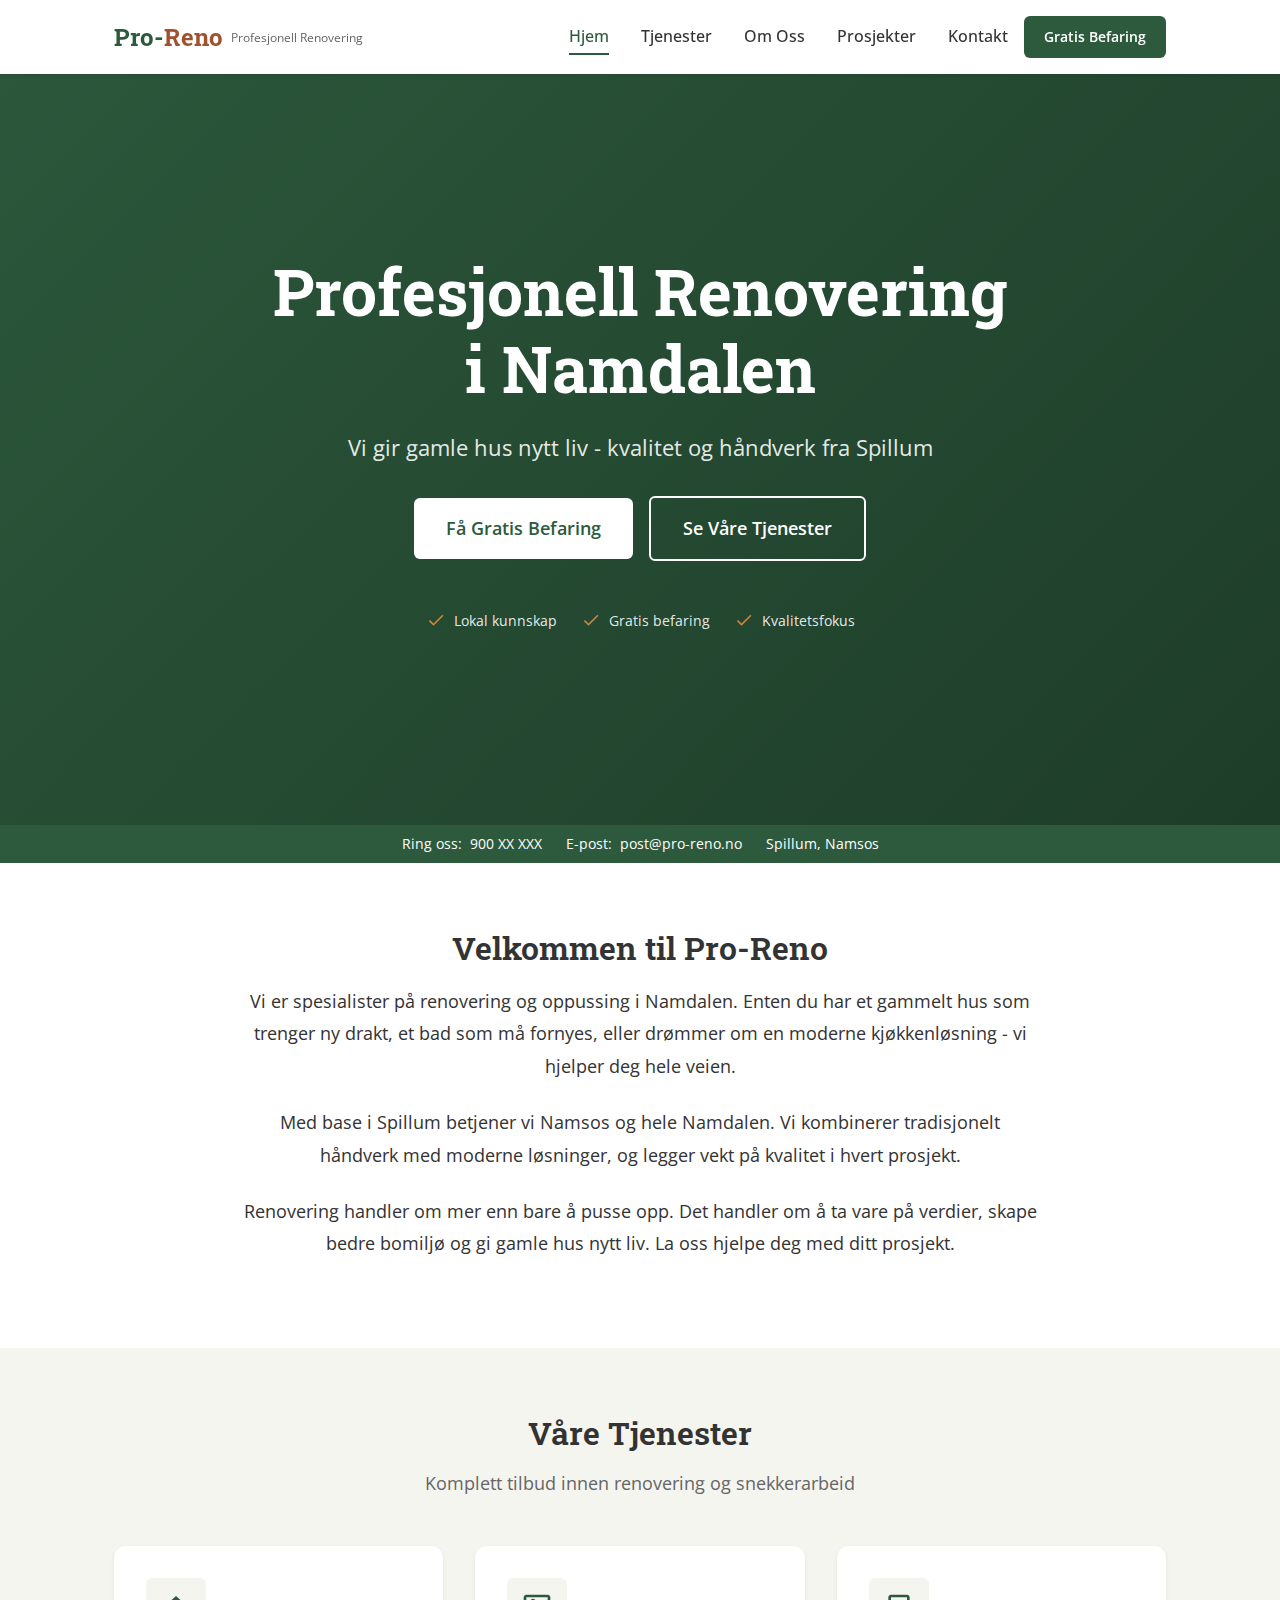
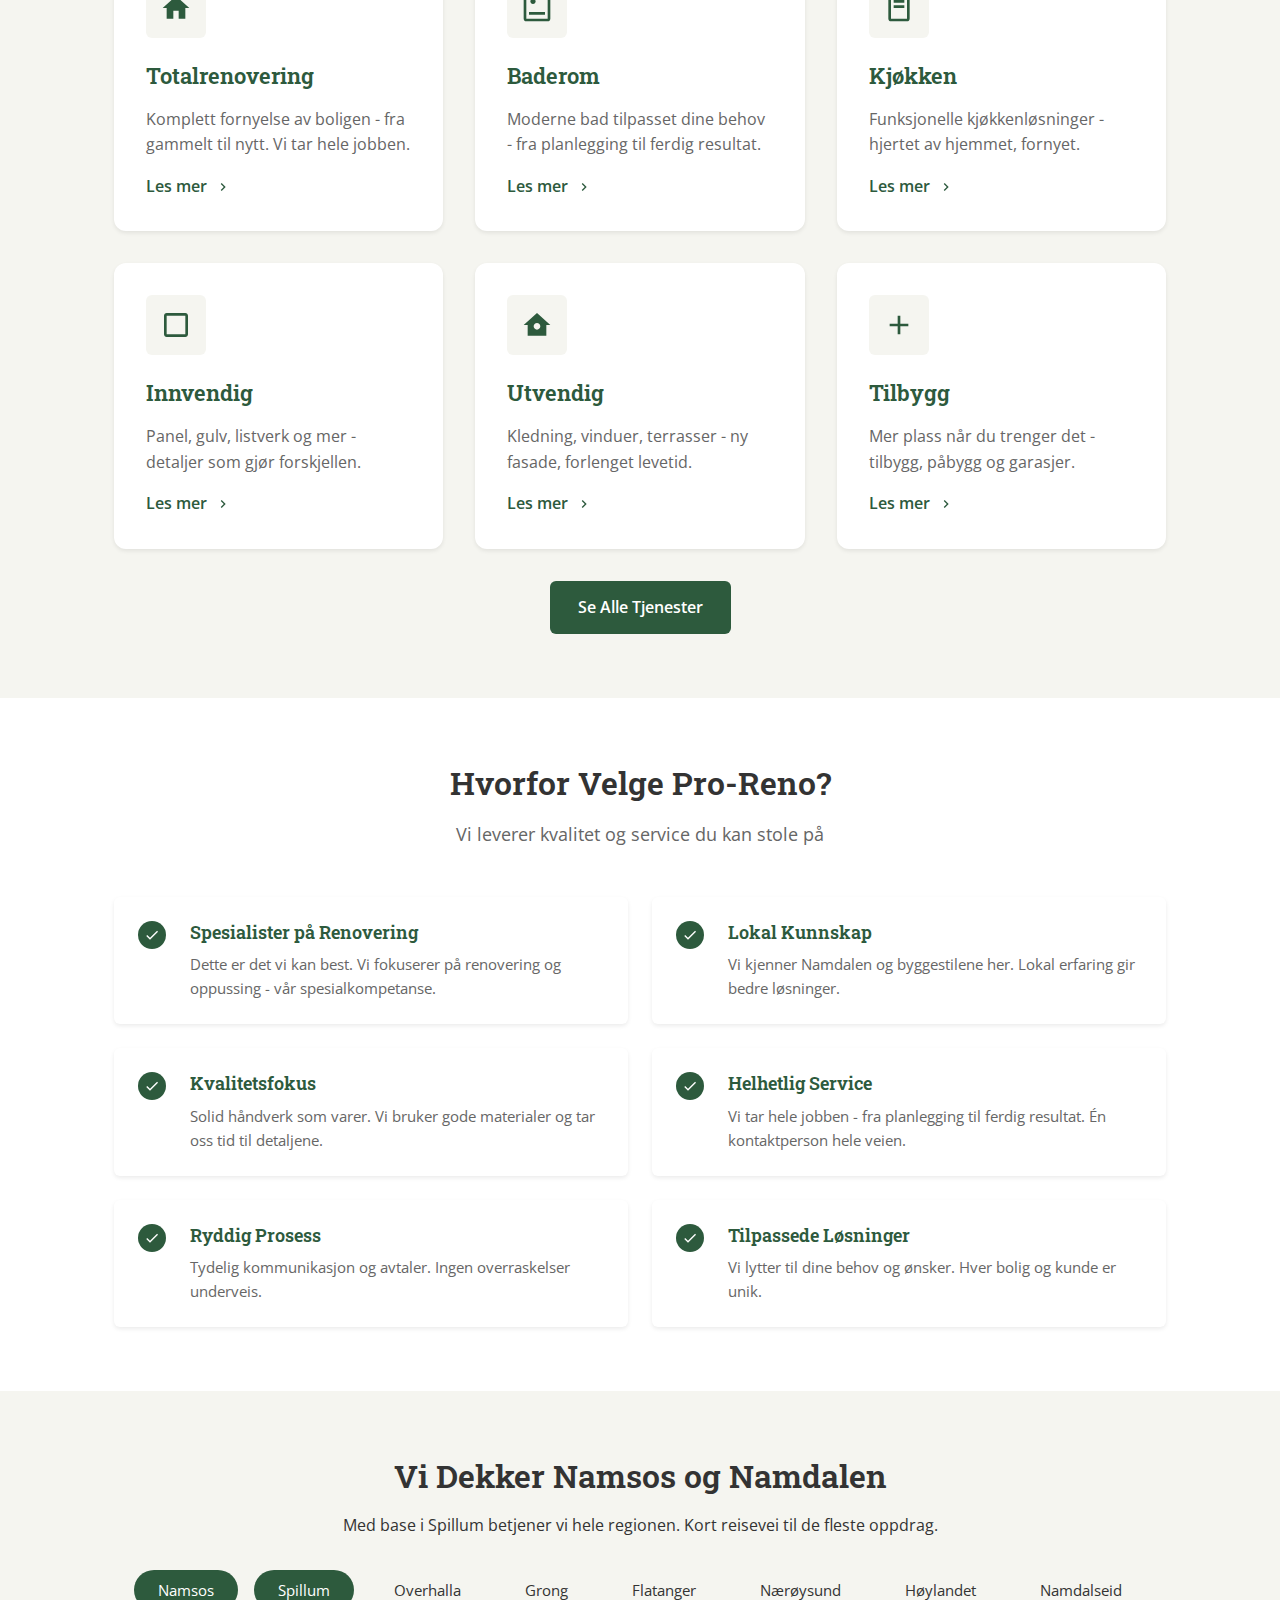
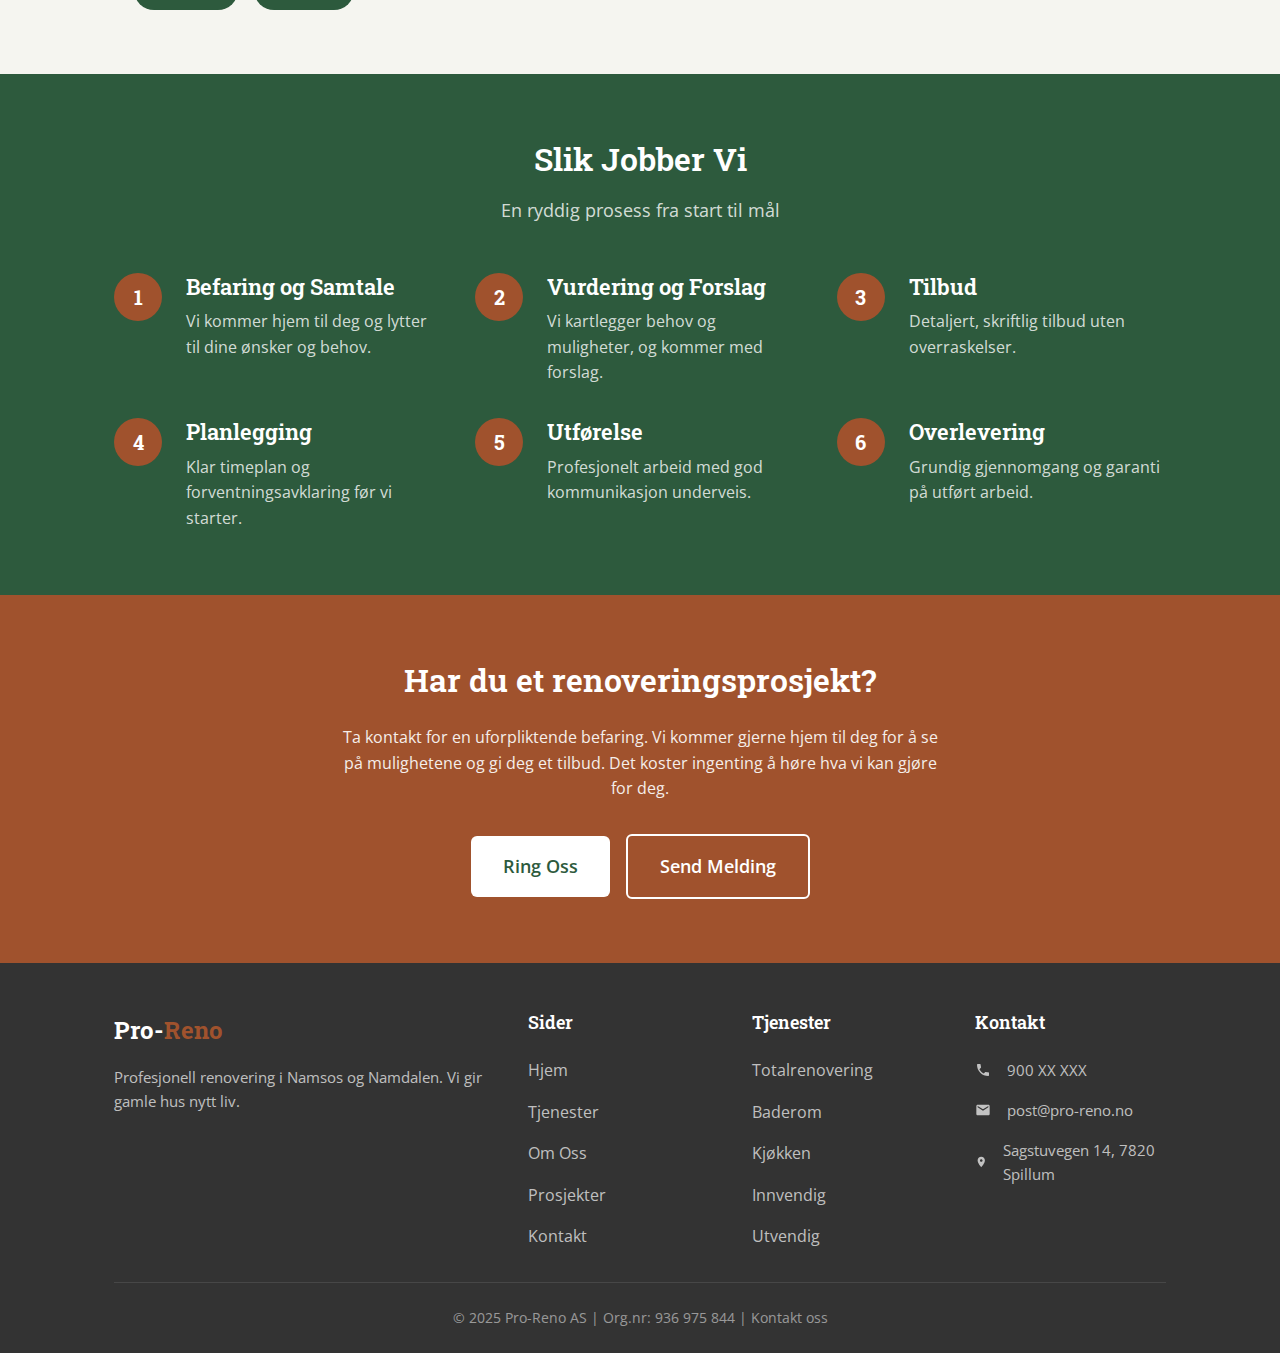
<file: index.html>
<!DOCTYPE html>
<html lang="nb">
<head>
    <meta charset="UTF-8">
    <meta name="viewport" content="width=device-width, initial-scale=1.0">
    <meta http-equiv="X-UA-Compatible" content="IE=edge">

    <!-- SEO Meta Tags -->
    <title>Renovering Namsos | Pro-Reno AS - Profesjonell Oppussing Namdalen</title>
    <meta name="description" content="Profesjonell renovering i Namsos og Namdalen. Totalrenovering, bad, kjøkken og snekkerarbeid. Gratis befaring. Kontakt Pro-Reno AS i Spillum.">
    <meta name="keywords" content="renovering namsos, snekker namsos, oppussing namsos, totalrenovering namdalen, baderomsrenovering namsos, kjøkkenrenovering, snekkerarbeid trøndelag">
    <meta name="author" content="Pro-Reno AS">
    <meta name="robots" content="index, follow">

    <!-- Open Graph -->
    <meta property="og:title" content="Pro-Reno AS - Profesjonell Renovering i Namdalen">
    <meta property="og:description" content="Vi gir gamle hus nytt liv. Totalrenovering, bad, kjøkken og snekkerarbeid i Namsos og Namdalen.">
    <meta property="og:type" content="website">
    <meta property="og:url" content="https://pro-reno.no">
    <meta property="og:locale" content="nb_NO">

    <!-- Favicon -->
    <link rel="icon" type="image/svg+xml" href="favicon.svg">
    <link rel="alternate icon" href="favicon.ico">

    <!-- Google Fonts -->
    <link rel="preconnect" href="https://fonts.googleapis.com">
    <link rel="preconnect" href="https://fonts.gstatic.com" crossorigin>
    <link href="https://fonts.googleapis.com/css2?family=Open+Sans:wght@400;500;600;700&family=Roboto+Slab:wght@400;500;600;700&display=swap" rel="stylesheet">

    <!-- Stylesheets -->
    <link rel="stylesheet" href="css/style.css">
    <link rel="stylesheet" href="css/responsive.css">

    <!-- Schema.org Markup -->
    <script type="application/ld+json">
    {
        "@context": "https://schema.org",
        "@type": "HomeAndConstructionBusiness",
        "name": "Pro-Reno AS",
        "description": "Profesjonell renovering og snekkerarbeid i Namsos og Namdalen. Spesialister på totalrenovering, baderomsrenovering, kjøkken og innvendig/utvendig snekkerarbeid.",
        "@id": "https://pro-reno.no",
        "url": "https://pro-reno.no",
        "telephone": "+47900XXXXX",
        "email": "post@pro-reno.no",
        "address": {
            "@type": "PostalAddress",
            "streetAddress": "Sagstuvegen 14",
            "addressLocality": "Spillum",
            "postalCode": "7820",
            "addressRegion": "Trøndelag",
            "addressCountry": "NO"
        },
        "geo": {
            "@type": "GeoCoordinates",
            "latitude": 64.4455,
            "longitude": 11.5259
        },
        "areaServed": ["Namsos", "Spillum", "Overhalla", "Grong", "Flatanger", "Nærøysund", "Namdalen", "Trøndelag"],
        "priceRange": "$$",
        "openingHoursSpecification": {
            "@type": "OpeningHoursSpecification",
            "dayOfWeek": ["Monday", "Tuesday", "Wednesday", "Thursday", "Friday"],
            "opens": "07:00",
            "closes": "16:00"
        }
    }
    </script>
</head>
<body>
    <!-- Skip Link -->
    <a href="#main-content" class="skip-link">Hopp til hovedinnhold</a>

    <!-- Header -->
    <header class="header">
        <div class="header-container">
            <a href="index.html" class="logo">
                <span class="logo-text">Pro-<span>Reno</span></span>
                <span class="logo-tagline">Profesjonell Renovering</span>
            </a>

            <nav class="nav" aria-label="Hovednavigasjon">
                <ul class="nav-list">
                    <li><a href="index.html" class="nav-link active">Hjem</a></li>
                    <li><a href="tjenester.html" class="nav-link">Tjenester</a></li>
                    <li><a href="om-oss.html" class="nav-link">Om Oss</a></li>
                    <li><a href="prosjekter.html" class="nav-link">Prosjekter</a></li>
                    <li><a href="kontakt.html" class="nav-link">Kontakt</a></li>
                </ul>
                <a href="kontakt.html" class="btn btn-primary btn-sm nav-cta">Gratis Befaring</a>
            </nav>

            <button class="mobile-menu-toggle" aria-label="Meny" aria-expanded="false">
                <span></span>
                <span></span>
                <span></span>
            </button>
        </div>

        <!-- Mobile Navigation -->
        <nav class="mobile-nav" aria-label="Mobilnavigasjon">
            <ul class="mobile-nav-list">
                <li><a href="index.html" class="mobile-nav-link active">Hjem</a></li>
                <li><a href="tjenester.html" class="mobile-nav-link">Tjenester</a></li>
                <li><a href="om-oss.html" class="mobile-nav-link">Om Oss</a></li>
                <li><a href="prosjekter.html" class="mobile-nav-link">Prosjekter</a></li>
                <li><a href="kontakt.html" class="mobile-nav-link">Kontakt</a></li>
            </ul>
            <div class="mobile-nav-cta">
                <a href="kontakt.html" class="btn btn-primary">Gratis Befaring</a>
            </div>
        </nav>
    </header>

    <!-- Main Content -->
    <main id="main-content">
        <!-- Hero Section -->
        <section class="hero">
            <div class="hero-background" style="background-image: url('https://img.b2bpic.net/premium-photo/interior-spacious-room_305343-12569.jpg');"></div>
            <div class="hero-overlay"></div>
            <div class="hero-content">
                <h1 class="hero-title">Profesjonell Renovering i Namdalen</h1>
                <p class="hero-subtitle">Vi gir gamle hus nytt liv - kvalitet og håndverk fra Spillum</p>
                <div class="hero-buttons">
                    <a href="kontakt.html" class="btn btn-white btn-lg">Få Gratis Befaring</a>
                    <a href="tjenester.html" class="btn btn-outline btn-lg" style="border-color: white; color: white;">Se Våre Tjenester</a>
                </div>
                <div class="hero-features">
                    <div class="hero-feature">
                        <svg viewBox="0 0 24 24"><path d="M9 16.17L4.83 12l-1.42 1.41L9 19 21 7l-1.41-1.41L9 16.17z"/></svg>
                        <span>Lokal kunnskap</span>
                    </div>
                    <div class="hero-feature">
                        <svg viewBox="0 0 24 24"><path d="M9 16.17L4.83 12l-1.42 1.41L9 19 21 7l-1.41-1.41L9 16.17z"/></svg>
                        <span>Gratis befaring</span>
                    </div>
                    <div class="hero-feature">
                        <svg viewBox="0 0 24 24"><path d="M9 16.17L4.83 12l-1.42 1.41L9 19 21 7l-1.41-1.41L9 16.17z"/></svg>
                        <span>Kvalitetsfokus</span>
                    </div>
                </div>
            </div>
        </section>

        <!-- Quick Contact Bar -->
        <section class="quick-contact">
            <div class="container quick-contact-container">
                <div class="quick-contact-item">
                    <span>Ring oss:</span>
                    <a href="tel:+47900XXXXX">900 XX XXX</a>
                </div>
                <div class="quick-contact-item">
                    <span>E-post:</span>
                    <a href="mailto:post@pro-reno.no">post@pro-reno.no</a>
                </div>
                <div class="quick-contact-item">
                    <span>Spillum, Namsos</span>
                </div>
            </div>
        </section>

        <!-- Introduction Section -->
        <section class="section">
            <div class="container">
                <div class="intro-content">
                    <h2 class="section-title">Velkommen til Pro-Reno</h2>
                    <div class="intro-text">
                        <p>Vi er spesialister på renovering og oppussing i Namdalen. Enten du har et gammelt hus som trenger ny drakt, et bad som må fornyes, eller drømmer om en moderne kjøkkenløsning - vi hjelper deg hele veien.</p>
                        <p>Med base i Spillum betjener vi Namsos og hele Namdalen. Vi kombinerer tradisjonelt håndverk med moderne løsninger, og legger vekt på kvalitet i hvert prosjekt.</p>
                        <p>Renovering handler om mer enn bare å pusse opp. Det handler om å ta vare på verdier, skape bedre bomiljø og gi gamle hus nytt liv. La oss hjelpe deg med ditt prosjekt.</p>
                    </div>
                </div>
            </div>
        </section>

        <!-- Services Overview -->
        <section class="section section-light">
            <div class="container">
                <header class="section-header">
                    <h2 class="section-title">Våre Tjenester</h2>
                    <p class="section-subtitle">Komplett tilbud innen renovering og snekkerarbeid</p>
                </header>

                <div class="services-grid">
                    <!-- Service 1: Totalrenovering -->
                    <div class="service-card">
                        <div class="service-icon">
                            <svg viewBox="0 0 24 24"><path d="M10 20v-6h4v6h5v-8h3L12 3 2 12h3v8z"/></svg>
                        </div>
                        <h3>Totalrenovering</h3>
                        <p>Komplett fornyelse av boligen - fra gammelt til nytt. Vi tar hele jobben.</p>
                        <a href="tjenester.html#totalrenovering" class="service-link">
                            Les mer
                            <svg width="16" height="16" viewBox="0 0 24 24" fill="currentColor"><path d="M10 6L8.59 7.41 13.17 12l-4.58 4.59L10 18l6-6z"/></svg>
                        </a>
                    </div>

                    <!-- Service 2: Baderom -->
                    <div class="service-card">
                        <div class="service-icon">
                            <svg viewBox="0 0 24 24"><path d="M7 7c0-1.1.9-2 2-2s2 .9 2 2-.9 2-2 2-2-.9-2-2zm13 13H4V4h16v16zm0-18H4c-1.1 0-2 .9-2 2v16c0 1.1.9 2 2 2h16c1.1 0 2-.9 2-2V4c0-1.1-.9-2-2-2zM18 15H6v2h12v-2z"/></svg>
                        </div>
                        <h3>Baderom</h3>
                        <p>Moderne bad tilpasset dine behov - fra planlegging til ferdig resultat.</p>
                        <a href="tjenester.html#baderom" class="service-link">
                            Les mer
                            <svg width="16" height="16" viewBox="0 0 24 24" fill="currentColor"><path d="M10 6L8.59 7.41 13.17 12l-4.58 4.59L10 18l6-6z"/></svg>
                        </a>
                    </div>

                    <!-- Service 3: Kjøkken -->
                    <div class="service-card">
                        <div class="service-icon">
                            <svg viewBox="0 0 24 24"><path d="M18 2H6c-1.1 0-2 .9-2 2v16c0 1.1.9 2 2 2h12c1.1 0 2-.9 2-2V4c0-1.1-.9-2-2-2zm0 18H6V4h12v16zM8 6h8v2H8V6zm0 4h8v2H8v-2z"/></svg>
                        </div>
                        <h3>Kjøkken</h3>
                        <p>Funksjonelle kjøkkenløsninger - hjertet av hjemmet, fornyet.</p>
                        <a href="tjenester.html#kjokken" class="service-link">
                            Les mer
                            <svg width="16" height="16" viewBox="0 0 24 24" fill="currentColor"><path d="M10 6L8.59 7.41 13.17 12l-4.58 4.59L10 18l6-6z"/></svg>
                        </a>
                    </div>

                    <!-- Service 4: Innvendig -->
                    <div class="service-card">
                        <div class="service-icon">
                            <svg viewBox="0 0 24 24"><path d="M19 3H5c-1.1 0-2 .9-2 2v14c0 1.1.9 2 2 2h14c1.1 0 2-.9 2-2V5c0-1.1-.9-2-2-2zm0 16H5V5h14v14z"/></svg>
                        </div>
                        <h3>Innvendig</h3>
                        <p>Panel, gulv, listverk og mer - detaljer som gjør forskjellen.</p>
                        <a href="tjenester.html#innvendig" class="service-link">
                            Les mer
                            <svg width="16" height="16" viewBox="0 0 24 24" fill="currentColor"><path d="M10 6L8.59 7.41 13.17 12l-4.58 4.59L10 18l6-6z"/></svg>
                        </a>
                    </div>

                    <!-- Service 5: Utvendig -->
                    <div class="service-card">
                        <div class="service-icon">
                            <svg viewBox="0 0 24 24"><path d="M12 3L2 12h3v8h14v-8h3L12 3zm0 12.5c-1.38 0-2.5-1.12-2.5-2.5s1.12-2.5 2.5-2.5 2.5 1.12 2.5 2.5-1.12 2.5-2.5 2.5z"/></svg>
                        </div>
                        <h3>Utvendig</h3>
                        <p>Kledning, vinduer, terrasser - ny fasade, forlenget levetid.</p>
                        <a href="tjenester.html#utvendig" class="service-link">
                            Les mer
                            <svg width="16" height="16" viewBox="0 0 24 24" fill="currentColor"><path d="M10 6L8.59 7.41 13.17 12l-4.58 4.59L10 18l6-6z"/></svg>
                        </a>
                    </div>

                    <!-- Service 6: Tilbygg -->
                    <div class="service-card">
                        <div class="service-icon">
                            <svg viewBox="0 0 24 24"><path d="M19 13h-6v6h-2v-6H5v-2h6V5h2v6h6v2z"/></svg>
                        </div>
                        <h3>Tilbygg</h3>
                        <p>Mer plass når du trenger det - tilbygg, påbygg og garasjer.</p>
                        <a href="tjenester.html#tilbygg" class="service-link">
                            Les mer
                            <svg width="16" height="16" viewBox="0 0 24 24" fill="currentColor"><path d="M10 6L8.59 7.41 13.17 12l-4.58 4.59L10 18l6-6z"/></svg>
                        </a>
                    </div>
                </div>

                <div class="text-center mt-lg">
                    <a href="tjenester.html" class="btn btn-primary">Se Alle Tjenester</a>
                </div>
            </div>
        </section>

        <!-- Why Choose Us -->
        <section class="section">
            <div class="container">
                <header class="section-header">
                    <h2 class="section-title">Hvorfor Velge Pro-Reno?</h2>
                    <p class="section-subtitle">Vi leverer kvalitet og service du kan stole på</p>
                </header>

                <div class="features-grid">
                    <div class="feature-item">
                        <div class="feature-check">
                            <svg viewBox="0 0 24 24"><path d="M9 16.17L4.83 12l-1.42 1.41L9 19 21 7l-1.41-1.41L9 16.17z"/></svg>
                        </div>
                        <div class="feature-content">
                            <h4>Spesialister på Renovering</h4>
                            <p>Dette er det vi kan best. Vi fokuserer på renovering og oppussing - vår spesialkompetanse.</p>
                        </div>
                    </div>

                    <div class="feature-item">
                        <div class="feature-check">
                            <svg viewBox="0 0 24 24"><path d="M9 16.17L4.83 12l-1.42 1.41L9 19 21 7l-1.41-1.41L9 16.17z"/></svg>
                        </div>
                        <div class="feature-content">
                            <h4>Lokal Kunnskap</h4>
                            <p>Vi kjenner Namdalen og byggestilene her. Lokal erfaring gir bedre løsninger.</p>
                        </div>
                    </div>

                    <div class="feature-item">
                        <div class="feature-check">
                            <svg viewBox="0 0 24 24"><path d="M9 16.17L4.83 12l-1.42 1.41L9 19 21 7l-1.41-1.41L9 16.17z"/></svg>
                        </div>
                        <div class="feature-content">
                            <h4>Kvalitetsfokus</h4>
                            <p>Solid håndverk som varer. Vi bruker gode materialer og tar oss tid til detaljene.</p>
                        </div>
                    </div>

                    <div class="feature-item">
                        <div class="feature-check">
                            <svg viewBox="0 0 24 24"><path d="M9 16.17L4.83 12l-1.42 1.41L9 19 21 7l-1.41-1.41L9 16.17z"/></svg>
                        </div>
                        <div class="feature-content">
                            <h4>Helhetlig Service</h4>
                            <p>Vi tar hele jobben - fra planlegging til ferdig resultat. Én kontaktperson hele veien.</p>
                        </div>
                    </div>

                    <div class="feature-item">
                        <div class="feature-check">
                            <svg viewBox="0 0 24 24"><path d="M9 16.17L4.83 12l-1.42 1.41L9 19 21 7l-1.41-1.41L9 16.17z"/></svg>
                        </div>
                        <div class="feature-content">
                            <h4>Ryddig Prosess</h4>
                            <p>Tydelig kommunikasjon og avtaler. Ingen overraskelser underveis.</p>
                        </div>
                    </div>

                    <div class="feature-item">
                        <div class="feature-check">
                            <svg viewBox="0 0 24 24"><path d="M9 16.17L4.83 12l-1.42 1.41L9 19 21 7l-1.41-1.41L9 16.17z"/></svg>
                        </div>
                        <div class="feature-content">
                            <h4>Tilpassede Løsninger</h4>
                            <p>Vi lytter til dine behov og ønsker. Hver bolig og kunde er unik.</p>
                        </div>
                    </div>
                </div>
            </div>
        </section>

        <!-- Service Area -->
        <section class="section section-light">
            <div class="container">
                <div class="service-area-content">
                    <h2 class="section-title">Vi Dekker Namsos og Namdalen</h2>
                    <p>Med base i Spillum betjener vi hele regionen. Kort reisevei til de fleste oppdrag.</p>
                    <div class="area-list">
                        <span class="area-tag primary">Namsos</span>
                        <span class="area-tag primary">Spillum</span>
                        <span class="area-tag">Overhalla</span>
                        <span class="area-tag">Grong</span>
                        <span class="area-tag">Flatanger</span>
                        <span class="area-tag">Nærøysund</span>
                        <span class="area-tag">Høylandet</span>
                        <span class="area-tag">Namdalseid</span>
                    </div>
                </div>
            </div>
        </section>

        <!-- How We Work -->
        <section class="section section-dark">
            <div class="container">
                <header class="section-header">
                    <h2 class="section-title" style="color: white;">Slik Jobber Vi</h2>
                    <p class="section-subtitle">En ryddig prosess fra start til mål</p>
                </header>

                <div class="process-steps">
                    <div class="process-step">
                        <div class="step-number">1</div>
                        <div class="step-content">
                            <h3>Befaring og Samtale</h3>
                            <p>Vi kommer hjem til deg og lytter til dine ønsker og behov.</p>
                        </div>
                    </div>

                    <div class="process-step">
                        <div class="step-number">2</div>
                        <div class="step-content">
                            <h3>Vurdering og Forslag</h3>
                            <p>Vi kartlegger behov og muligheter, og kommer med forslag.</p>
                        </div>
                    </div>

                    <div class="process-step">
                        <div class="step-number">3</div>
                        <div class="step-content">
                            <h3>Tilbud</h3>
                            <p>Detaljert, skriftlig tilbud uten overraskelser.</p>
                        </div>
                    </div>

                    <div class="process-step">
                        <div class="step-number">4</div>
                        <div class="step-content">
                            <h3>Planlegging</h3>
                            <p>Klar timeplan og forventningsavklaring før vi starter.</p>
                        </div>
                    </div>

                    <div class="process-step">
                        <div class="step-number">5</div>
                        <div class="step-content">
                            <h3>Utførelse</h3>
                            <p>Profesjonelt arbeid med god kommunikasjon underveis.</p>
                        </div>
                    </div>

                    <div class="process-step">
                        <div class="step-number">6</div>
                        <div class="step-content">
                            <h3>Overlevering</h3>
                            <p>Grundig gjennomgang og garanti på utført arbeid.</p>
                        </div>
                    </div>
                </div>
            </div>
        </section>

        <!-- CTA Section -->
        <section class="cta-section">
            <div class="cta-content">
                <h2>Har du et renoveringsprosjekt?</h2>
                <p>Ta kontakt for en uforpliktende befaring. Vi kommer gjerne hjem til deg for å se på mulighetene og gi deg et tilbud. Det koster ingenting å høre hva vi kan gjøre for deg.</p>
                <div class="cta-buttons">
                    <a href="tel:+47900XXXXX" class="btn btn-white btn-lg">Ring Oss</a>
                    <a href="kontakt.html" class="btn btn-outline btn-lg" style="border-color: white; color: white;">Send Melding</a>
                </div>
            </div>
        </section>
    </main>

    <!-- Footer -->
    <footer class="footer">
        <div class="container">
            <div class="footer-grid">
                <div class="footer-section footer-logo">
                    <span class="logo-text">Pro-<span>Reno</span></span>
                    <p>Profesjonell renovering i Namsos og Namdalen. Vi gir gamle hus nytt liv.</p>
                </div>

                <div class="footer-section footer-links">
                    <h3>Sider</h3>
                    <ul>
                        <li><a href="index.html">Hjem</a></li>
                        <li><a href="tjenester.html">Tjenester</a></li>
                        <li><a href="om-oss.html">Om Oss</a></li>
                        <li><a href="prosjekter.html">Prosjekter</a></li>
                        <li><a href="kontakt.html">Kontakt</a></li>
                    </ul>
                </div>

                <div class="footer-section footer-links">
                    <h3>Tjenester</h3>
                    <ul>
                        <li><a href="tjenester.html#totalrenovering">Totalrenovering</a></li>
                        <li><a href="tjenester.html#baderom">Baderom</a></li>
                        <li><a href="tjenester.html#kjokken">Kjøkken</a></li>
                        <li><a href="tjenester.html#innvendig">Innvendig</a></li>
                        <li><a href="tjenester.html#utvendig">Utvendig</a></li>
                    </ul>
                </div>

                <div class="footer-section footer-contact">
                    <h3>Kontakt</h3>
                    <p>
                        <svg width="16" height="16" viewBox="0 0 24 24" fill="currentColor"><path d="M6.62 10.79c1.44 2.83 3.76 5.14 6.59 6.59l2.2-2.2c.27-.27.67-.36 1.02-.24 1.12.37 2.33.57 3.57.57.55 0 1 .45 1 1V20c0 .55-.45 1-1 1-9.39 0-17-7.61-17-17 0-.55.45-1 1-1h3.5c.55 0 1 .45 1 1 0 1.25.2 2.45.57 3.57.11.35.03.74-.25 1.02l-2.2 2.2z"/></svg>
                        <a href="tel:+47900XXXXX">900 XX XXX</a>
                    </p>
                    <p>
                        <svg width="16" height="16" viewBox="0 0 24 24" fill="currentColor"><path d="M20 4H4c-1.1 0-1.99.9-1.99 2L2 18c0 1.1.9 2 2 2h16c1.1 0 2-.9 2-2V6c0-1.1-.9-2-2-2zm0 4l-8 5-8-5V6l8 5 8-5v2z"/></svg>
                        <a href="mailto:post@pro-reno.no">post@pro-reno.no</a>
                    </p>
                    <p>
                        <svg width="16" height="16" viewBox="0 0 24 24" fill="currentColor"><path d="M12 2C8.13 2 5 5.13 5 9c0 5.25 7 13 7 13s7-7.75 7-13c0-3.87-3.13-7-7-7zm0 9.5c-1.38 0-2.5-1.12-2.5-2.5s1.12-2.5 2.5-2.5 2.5 1.12 2.5 2.5-1.12 2.5-2.5 2.5z"/></svg>
                        Sagstuvegen 14, 7820 Spillum
                    </p>
                </div>
            </div>

            <div class="footer-bottom">
                <p>&copy; 2025 Pro-Reno AS | Org.nr: 936 975 844 | <a href="kontakt.html">Kontakt oss</a></p>
            </div>
        </div>
    </footer>

    <!-- JavaScript -->
    <script src="js/main.js"></script>
</body>
</html>
</file>
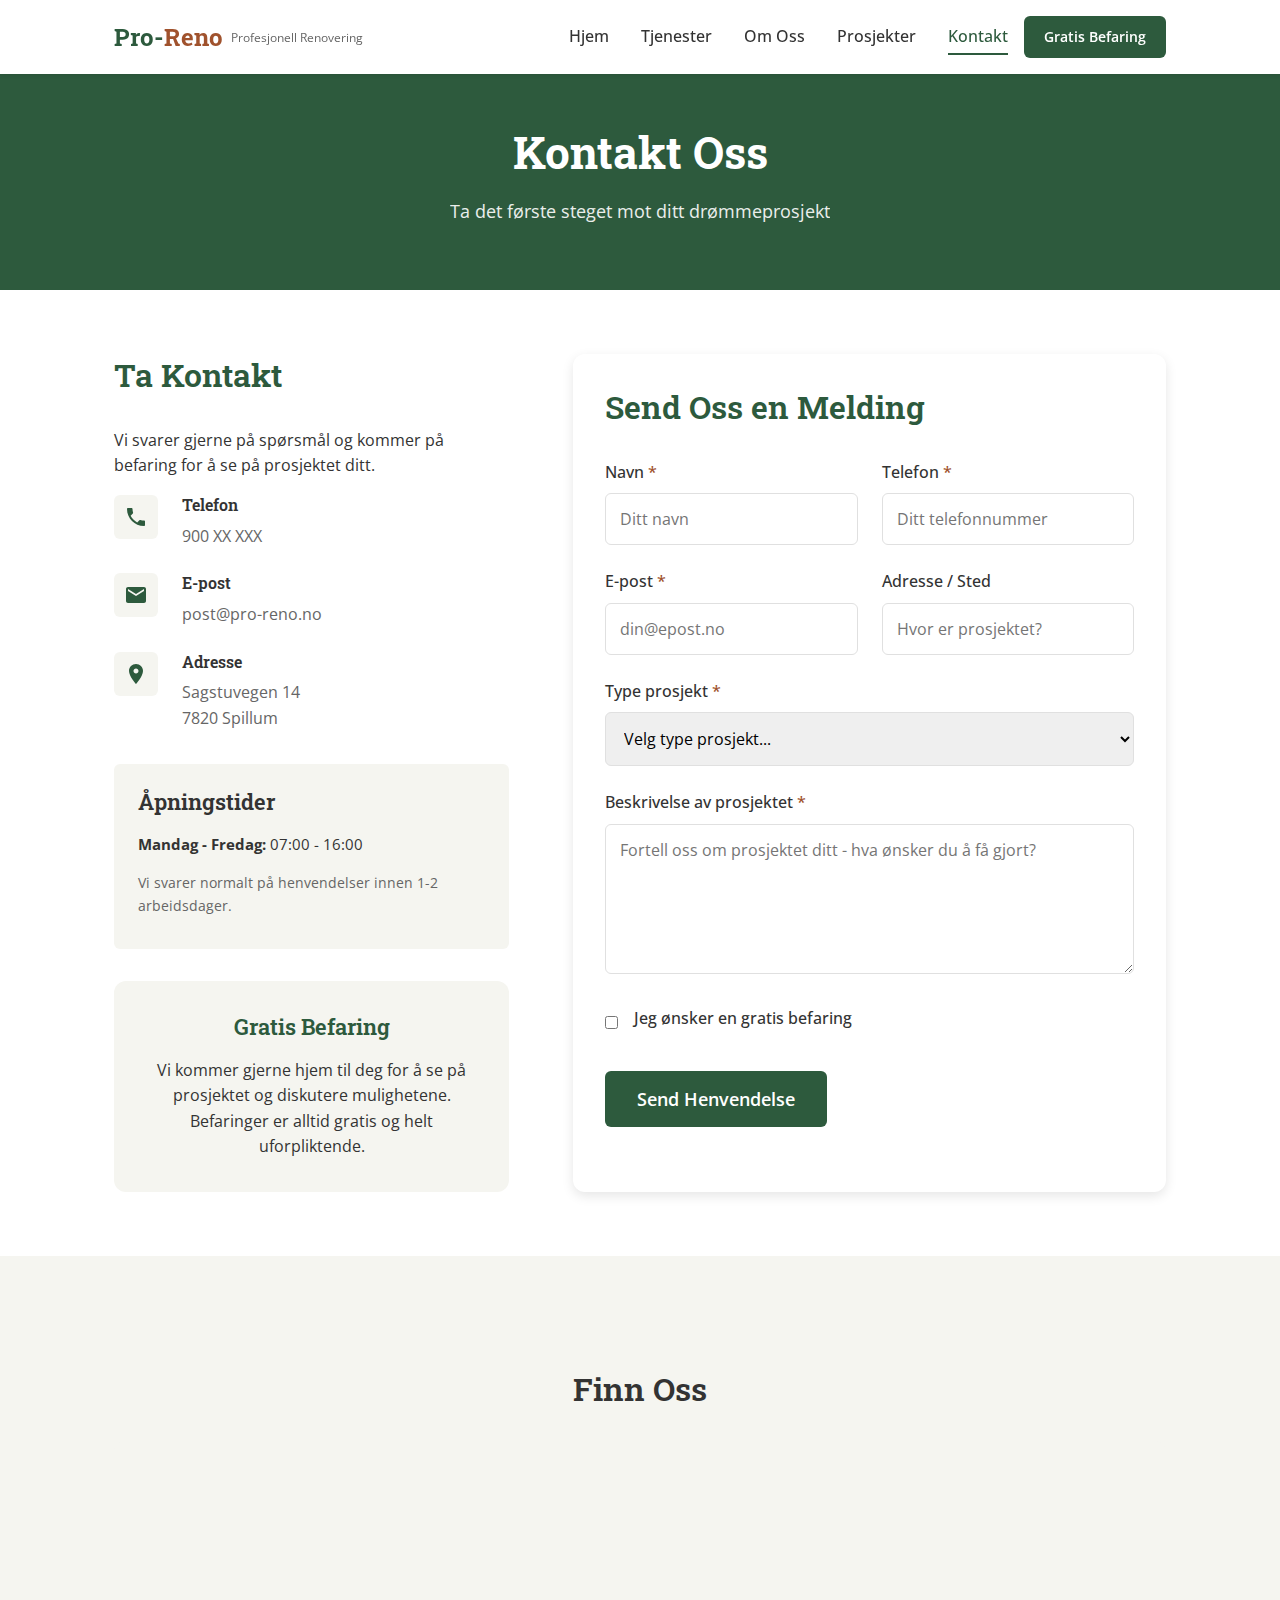
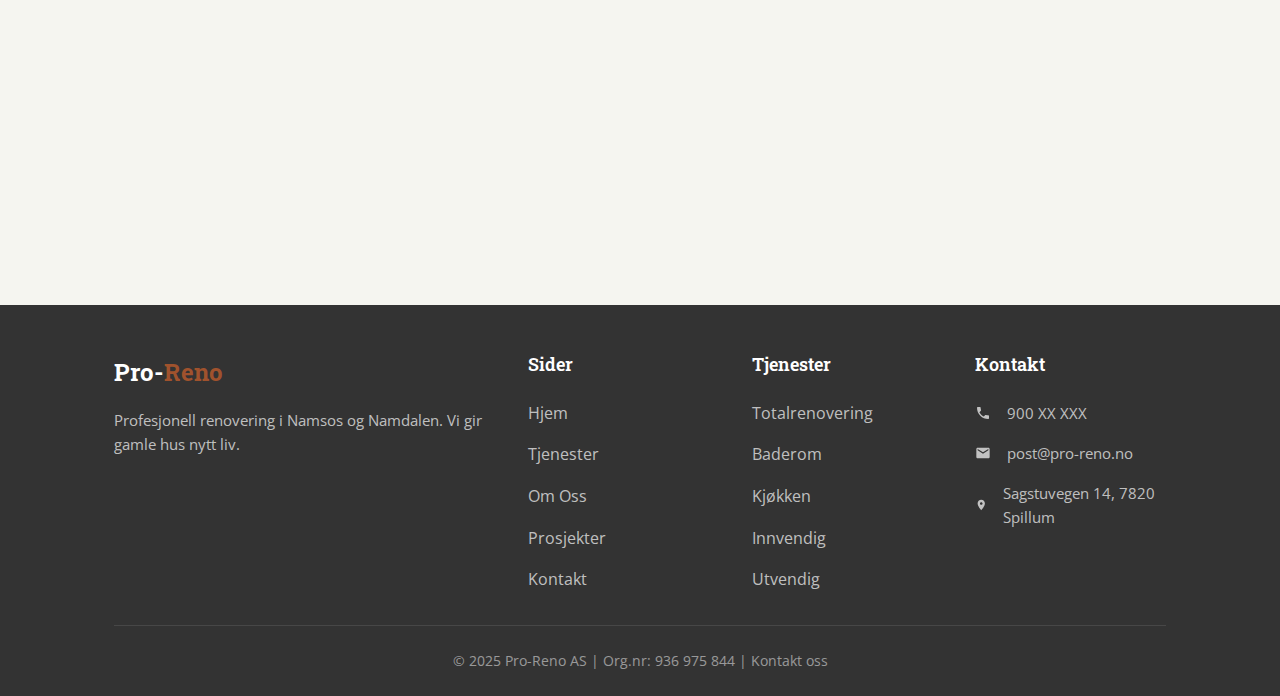
<file: kontakt.html>
<!DOCTYPE html>
<html lang="nb">
<head>
    <meta charset="UTF-8">
    <meta name="viewport" content="width=device-width, initial-scale=1.0">
    <meta http-equiv="X-UA-Compatible" content="IE=edge">

    <!-- SEO Meta Tags -->
    <title>Kontakt Pro-Reno AS | Gratis Befaring | Renovering Namsos</title>
    <meta name="description" content="Kontakt Pro-Reno for renovering i Namsos og Namdalen. Gratis befaring. Ring eller send melding for et uforpliktende tilbud.">
    <meta name="keywords" content="kontakt pro-reno, renovering namsos kontakt, snekker spillum, gratis befaring, tilbud renovering">
    <meta name="author" content="Pro-Reno AS">
    <meta name="robots" content="index, follow">

    <!-- Open Graph -->
    <meta property="og:title" content="Kontakt Pro-Reno AS - Gratis Befaring">
    <meta property="og:description" content="Kontakt oss for renovering i Namsos og Namdalen. Gratis befaring og uforpliktende tilbud.">
    <meta property="og:type" content="website">
    <meta property="og:url" content="https://pro-reno.no/kontakt">

    <!-- Favicon -->
    <link rel="icon" type="image/svg+xml" href="favicon.svg">
    <link rel="alternate icon" href="favicon.ico">

    <!-- Google Fonts -->
    <link rel="preconnect" href="https://fonts.googleapis.com">
    <link rel="preconnect" href="https://fonts.gstatic.com" crossorigin>
    <link href="https://fonts.googleapis.com/css2?family=Open+Sans:wght@400;500;600;700&family=Roboto+Slab:wght@400;500;600;700&display=swap" rel="stylesheet">

    <!-- Stylesheets -->
    <link rel="stylesheet" href="css/style.css">
    <link rel="stylesheet" href="css/responsive.css">
</head>
<body>
    <!-- Skip Link -->
    <a href="#main-content" class="skip-link">Hopp til hovedinnhold</a>

    <!-- Header -->
    <header class="header">
        <div class="header-container">
            <a href="index.html" class="logo">
                <span class="logo-text">Pro-<span>Reno</span></span>
                <span class="logo-tagline">Profesjonell Renovering</span>
            </a>

            <nav class="nav" aria-label="Hovednavigasjon">
                <ul class="nav-list">
                    <li><a href="index.html" class="nav-link">Hjem</a></li>
                    <li><a href="tjenester.html" class="nav-link">Tjenester</a></li>
                    <li><a href="om-oss.html" class="nav-link">Om Oss</a></li>
                    <li><a href="prosjekter.html" class="nav-link">Prosjekter</a></li>
                    <li><a href="kontakt.html" class="nav-link active">Kontakt</a></li>
                </ul>
                <a href="kontakt.html" class="btn btn-primary btn-sm nav-cta">Gratis Befaring</a>
            </nav>

            <button class="mobile-menu-toggle" aria-label="Meny" aria-expanded="false">
                <span></span>
                <span></span>
                <span></span>
            </button>
        </div>

        <!-- Mobile Navigation -->
        <nav class="mobile-nav" aria-label="Mobilnavigasjon">
            <ul class="mobile-nav-list">
                <li><a href="index.html" class="mobile-nav-link">Hjem</a></li>
                <li><a href="tjenester.html" class="mobile-nav-link">Tjenester</a></li>
                <li><a href="om-oss.html" class="mobile-nav-link">Om Oss</a></li>
                <li><a href="prosjekter.html" class="mobile-nav-link">Prosjekter</a></li>
                <li><a href="kontakt.html" class="mobile-nav-link active">Kontakt</a></li>
            </ul>
            <div class="mobile-nav-cta">
                <a href="kontakt.html" class="btn btn-primary">Gratis Befaring</a>
            </div>
        </nav>
    </header>

    <!-- Main Content -->
    <main id="main-content">
        <!-- Page Header -->
        <section class="page-header">
            <div class="container">
                <h1>Kontakt Oss</h1>
                <p>Ta det første steget mot ditt drømmeprosjekt</p>
            </div>
        </section>

        <!-- Contact Section -->
        <section class="section">
            <div class="container">
                <div class="contact-grid">
                    <!-- Contact Information -->
                    <div class="contact-info-section">
                        <h2>Ta Kontakt</h2>
                        <p>Vi svarer gjerne på spørsmål og kommer på befaring for å se på prosjektet ditt.</p>

                        <div class="contact-details">
                            <!-- Phone -->
                            <div class="contact-item">
                                <div class="contact-icon">
                                    <svg viewBox="0 0 24 24"><path d="M6.62 10.79c1.44 2.83 3.76 5.14 6.59 6.59l2.2-2.2c.27-.27.67-.36 1.02-.24 1.12.37 2.33.57 3.57.57.55 0 1 .45 1 1V20c0 .55-.45 1-1 1-9.39 0-17-7.61-17-17 0-.55.45-1 1-1h3.5c.55 0 1 .45 1 1 0 1.25.2 2.45.57 3.57.11.35.03.74-.25 1.02l-2.2 2.2z"/></svg>
                                </div>
                                <div>
                                    <h3>Telefon</h3>
                                    <a href="tel:+47900XXXXX">900 XX XXX</a>
                                </div>
                            </div>

                            <!-- Email -->
                            <div class="contact-item">
                                <div class="contact-icon">
                                    <svg viewBox="0 0 24 24"><path d="M20 4H4c-1.1 0-1.99.9-1.99 2L2 18c0 1.1.9 2 2 2h16c1.1 0 2-.9 2-2V6c0-1.1-.9-2-2-2zm0 4l-8 5-8-5V6l8 5 8-5v2z"/></svg>
                                </div>
                                <div>
                                    <h3>E-post</h3>
                                    <a href="mailto:post@pro-reno.no">post@pro-reno.no</a>
                                </div>
                            </div>

                            <!-- Address -->
                            <div class="contact-item">
                                <div class="contact-icon">
                                    <svg viewBox="0 0 24 24"><path d="M12 2C8.13 2 5 5.13 5 9c0 5.25 7 13 7 13s7-7.75 7-13c0-3.87-3.13-7-7-7zm0 9.5c-1.38 0-2.5-1.12-2.5-2.5s1.12-2.5 2.5-2.5 2.5 1.12 2.5 2.5-1.12 2.5-2.5 2.5z"/></svg>
                                </div>
                                <div>
                                    <h3>Adresse</h3>
                                    <p>Sagstuvegen 14<br>7820 Spillum</p>
                                </div>
                            </div>
                        </div>

                        <!-- Opening Hours -->
                        <div class="opening-hours">
                            <h3>Åpningstider</h3>
                            <p><strong>Mandag - Fredag:</strong> 07:00 - 16:00</p>
                            <p class="mt-sm" style="font-size: 0.875rem; color: var(--color-text-light);">Vi svarer normalt på henvendelser innen 1-2 arbeidsdager.</p>
                        </div>

                        <!-- Free Inspection -->
                        <div class="free-inspection mt-lg">
                            <h3>Gratis Befaring</h3>
                            <p>Vi kommer gjerne hjem til deg for å se på prosjektet og diskutere mulighetene. Befaringer er alltid gratis og helt uforpliktende.</p>
                        </div>
                    </div>

                    <!-- Contact Form -->
                    <div class="contact-form-section">
                        <h2>Send Oss en Melding</h2>

                        <form id="contact-form" novalidate>
                            <div class="form-row">
                                <div class="form-group">
                                    <label for="name">Navn <span class="required">*</span></label>
                                    <input type="text" id="name" name="name" required autocomplete="name" placeholder="Ditt navn">
                                </div>

                                <div class="form-group">
                                    <label for="phone">Telefon <span class="required">*</span></label>
                                    <input type="tel" id="phone" name="phone" required autocomplete="tel" placeholder="Ditt telefonnummer">
                                </div>
                            </div>

                            <div class="form-row">
                                <div class="form-group">
                                    <label for="email">E-post <span class="required">*</span></label>
                                    <input type="email" id="email" name="email" required autocomplete="email" placeholder="din@epost.no">
                                </div>

                                <div class="form-group">
                                    <label for="location">Adresse / Sted</label>
                                    <input type="text" id="location" name="location" autocomplete="street-address" placeholder="Hvor er prosjektet?">
                                </div>
                            </div>

                            <div class="form-group">
                                <label for="project-type">Type prosjekt <span class="required">*</span></label>
                                <select id="project-type" name="projectType" required>
                                    <option value="">Velg type prosjekt...</option>
                                    <option value="totalrenovering">Totalrenovering</option>
                                    <option value="baderom">Baderomsrenovering</option>
                                    <option value="kjokken">Kjøkkenrenovering</option>
                                    <option value="innvendig">Innvendig snekkerarbeid</option>
                                    <option value="utvendig">Utvendig snekkerarbeid</option>
                                    <option value="tilbygg">Tilbygg / Påbygg</option>
                                    <option value="tilpasning">Tilpasning for eldre</option>
                                    <option value="vedlikehold">Vedlikehold / Reparasjon</option>
                                    <option value="annet">Annet</option>
                                </select>
                            </div>

                            <div class="form-group">
                                <label for="description">Beskrivelse av prosjektet <span class="required">*</span></label>
                                <textarea id="description" name="description" required placeholder="Fortell oss om prosjektet ditt - hva ønsker du å få gjort?"></textarea>
                            </div>

                            <div class="form-group checkbox-group">
                                <input type="checkbox" id="inspection" name="inspection">
                                <label for="inspection">Jeg ønsker en gratis befaring</label>
                            </div>

                            <div id="form-message" class="form-message"></div>

                            <div class="form-submit">
                                <button type="submit" class="btn btn-primary btn-lg">Send Henvendelse</button>
                            </div>
                        </form>
                    </div>
                </div>
            </div>
        </section>

        <!-- Map Section -->
        <section class="section section-light">
            <div class="container">
                <div class="map-section">
                    <h2>Finn Oss</h2>
                    <div class="map-container">
                        <iframe
                            src="https://www.google.com/maps/embed?pb=!1m18!1m12!1m3!1d6749.542261037731!2d11.485!3d64.4455!2m3!1f0!2f0!3f0!3m2!1i1024!2i768!4f13.1!3m3!1m2!1s0x467012c5a6d8d6a1%3A0x4d8c7b8c7c7c7c7c!2sSpillum%2C%20Norway!5e0!3m2!1sen!2sno!4v1234567890"
                            width="100%"
                            height="400"
                            style="border:0;"
                            allowfullscreen=""
                            loading="lazy"
                            referrerpolicy="no-referrer-when-downgrade"
                            title="Kart som viser Pro-Reno sin lokasjon i Spillum, Namsos">
                        </iframe>
                    </div>
                </div>
            </div>
        </section>
    </main>

    <!-- Footer -->
    <footer class="footer">
        <div class="container">
            <div class="footer-grid">
                <div class="footer-section footer-logo">
                    <span class="logo-text">Pro-<span>Reno</span></span>
                    <p>Profesjonell renovering i Namsos og Namdalen. Vi gir gamle hus nytt liv.</p>
                </div>

                <div class="footer-section footer-links">
                    <h3>Sider</h3>
                    <ul>
                        <li><a href="index.html">Hjem</a></li>
                        <li><a href="tjenester.html">Tjenester</a></li>
                        <li><a href="om-oss.html">Om Oss</a></li>
                        <li><a href="prosjekter.html">Prosjekter</a></li>
                        <li><a href="kontakt.html">Kontakt</a></li>
                    </ul>
                </div>

                <div class="footer-section footer-links">
                    <h3>Tjenester</h3>
                    <ul>
                        <li><a href="tjenester.html#totalrenovering">Totalrenovering</a></li>
                        <li><a href="tjenester.html#baderom">Baderom</a></li>
                        <li><a href="tjenester.html#kjokken">Kjøkken</a></li>
                        <li><a href="tjenester.html#innvendig">Innvendig</a></li>
                        <li><a href="tjenester.html#utvendig">Utvendig</a></li>
                    </ul>
                </div>

                <div class="footer-section footer-contact">
                    <h3>Kontakt</h3>
                    <p>
                        <svg width="16" height="16" viewBox="0 0 24 24" fill="currentColor"><path d="M6.62 10.79c1.44 2.83 3.76 5.14 6.59 6.59l2.2-2.2c.27-.27.67-.36 1.02-.24 1.12.37 2.33.57 3.57.57.55 0 1 .45 1 1V20c0 .55-.45 1-1 1-9.39 0-17-7.61-17-17 0-.55.45-1 1-1h3.5c.55 0 1 .45 1 1 0 1.25.2 2.45.57 3.57.11.35.03.74-.25 1.02l-2.2 2.2z"/></svg>
                        <a href="tel:+47900XXXXX">900 XX XXX</a>
                    </p>
                    <p>
                        <svg width="16" height="16" viewBox="0 0 24 24" fill="currentColor"><path d="M20 4H4c-1.1 0-1.99.9-1.99 2L2 18c0 1.1.9 2 2 2h16c1.1 0 2-.9 2-2V6c0-1.1-.9-2-2-2zm0 4l-8 5-8-5V6l8 5 8-5v2z"/></svg>
                        <a href="mailto:post@pro-reno.no">post@pro-reno.no</a>
                    </p>
                    <p>
                        <svg width="16" height="16" viewBox="0 0 24 24" fill="currentColor"><path d="M12 2C8.13 2 5 5.13 5 9c0 5.25 7 13 7 13s7-7.75 7-13c0-3.87-3.13-7-7-7zm0 9.5c-1.38 0-2.5-1.12-2.5-2.5s1.12-2.5 2.5-2.5 2.5 1.12 2.5 2.5-1.12 2.5-2.5 2.5z"/></svg>
                        Sagstuvegen 14, 7820 Spillum
                    </p>
                </div>
            </div>

            <div class="footer-bottom">
                <p>&copy; 2025 Pro-Reno AS | Org.nr: 936 975 844 | <a href="kontakt.html">Kontakt oss</a></p>
            </div>
        </div>
    </footer>

    <!-- JavaScript -->
    <script src="js/main.js"></script>
</body>
</html>
</file>
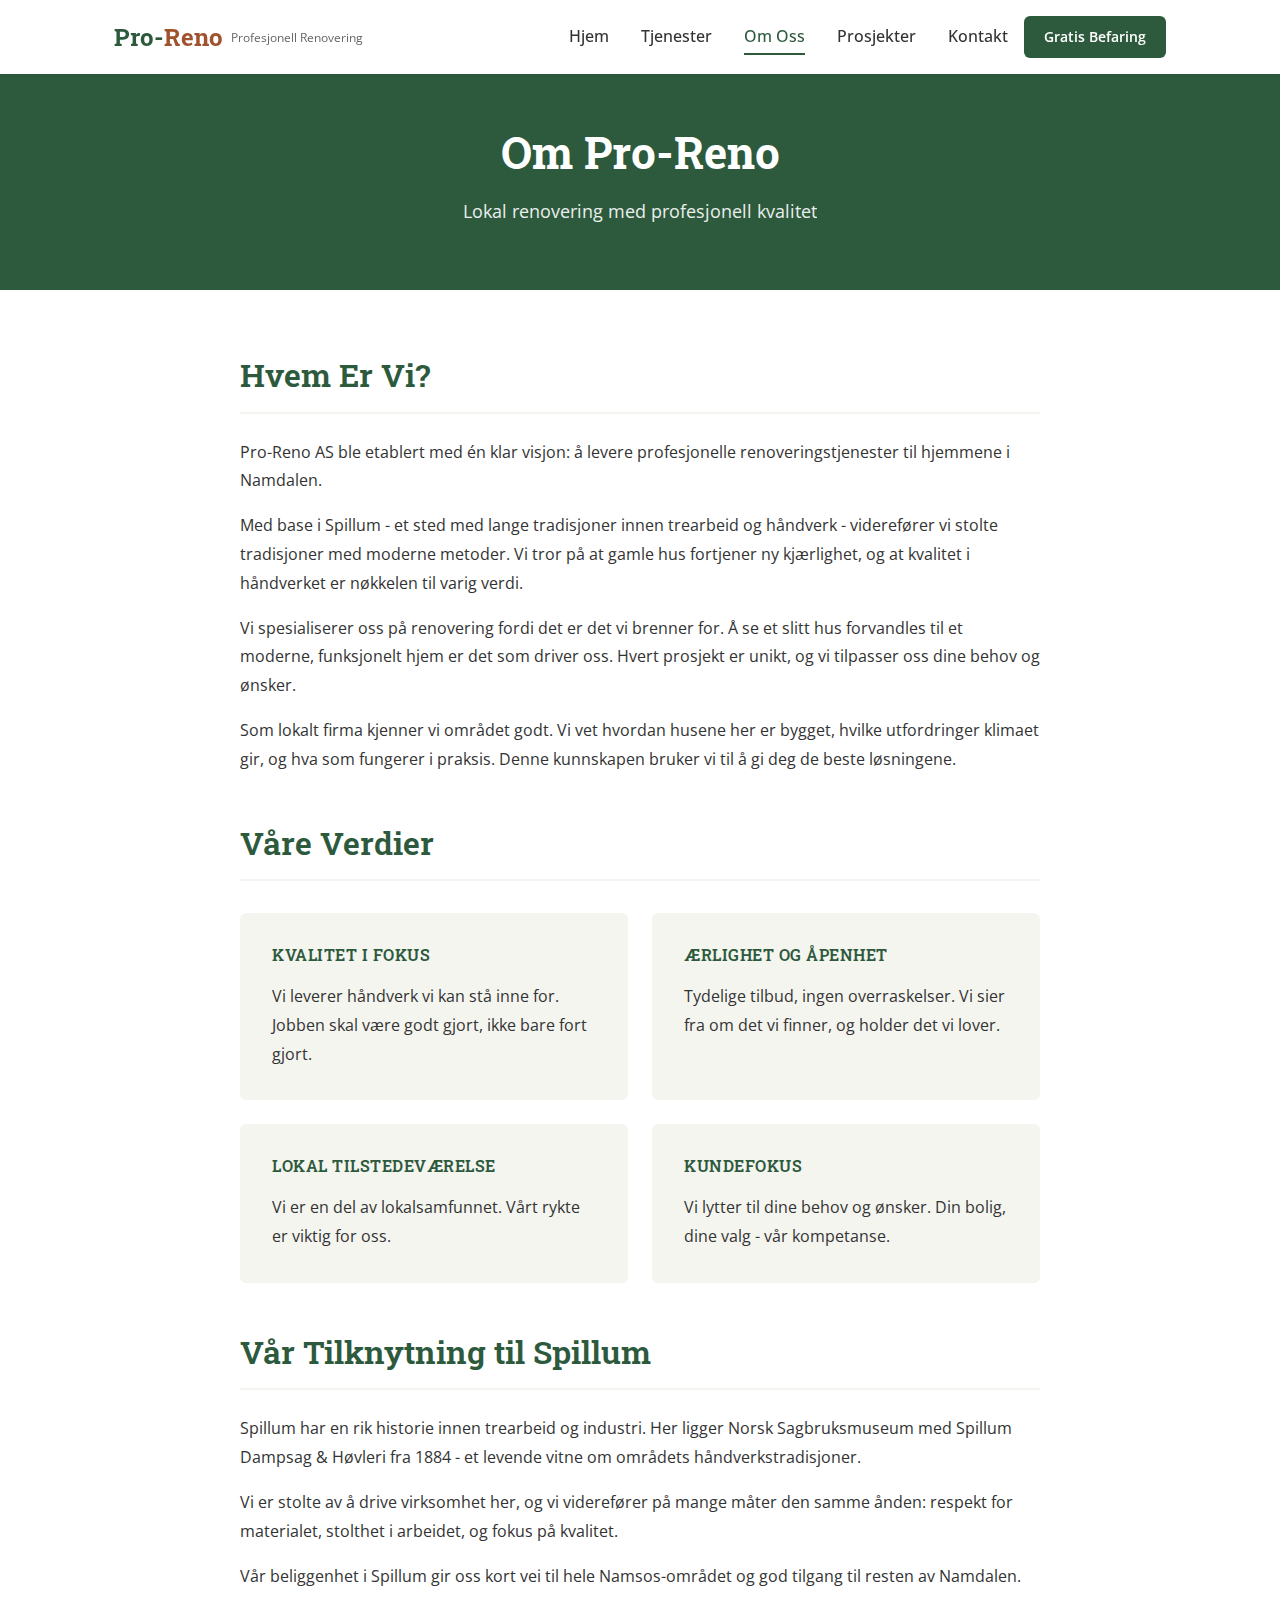
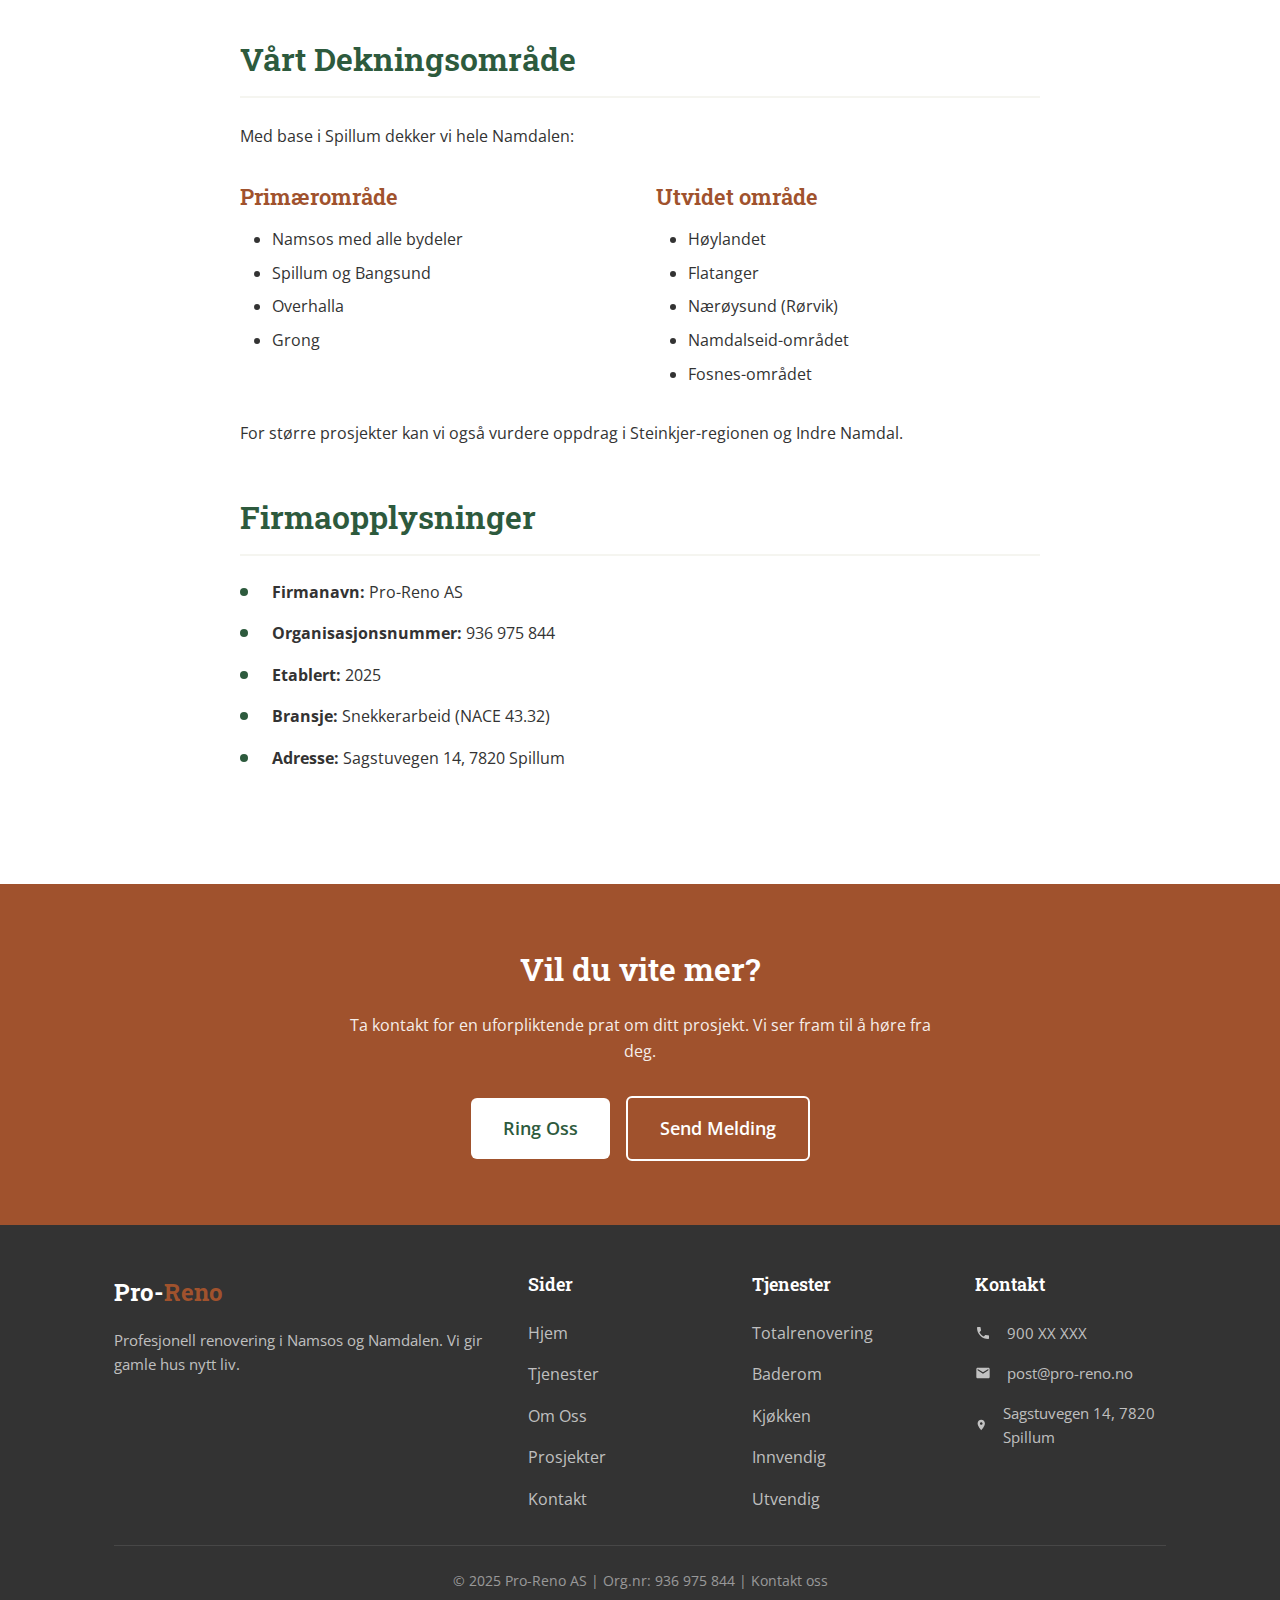
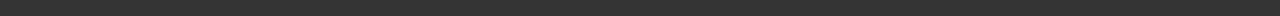
<file: om-oss.html>
<!DOCTYPE html>
<html lang="nb">
<head>
    <meta charset="UTF-8">
    <meta name="viewport" content="width=device-width, initial-scale=1.0">
    <meta http-equiv="X-UA-Compatible" content="IE=edge">

    <!-- SEO Meta Tags -->
    <title>Om Pro-Reno AS | Lokal Snekker Spillum | Renovering Namdalen</title>
    <meta name="description" content="Pro-Reno AS er et lokalt renoveringsfirma i Spillum, Namsos. Les om oss og vår tilnærming til kvalitetsrenovering i Namdalen.">
    <meta name="keywords" content="pro-reno, snekker spillum, renovering namsos, om oss, lokalt firma, namdalen">
    <meta name="author" content="Pro-Reno AS">
    <meta name="robots" content="index, follow">

    <!-- Open Graph -->
    <meta property="og:title" content="Om Pro-Reno AS - Lokal Renovering i Namdalen">
    <meta property="og:description" content="Les om Pro-Reno AS og vår tilnærming til kvalitetsrenovering i Namsos og Namdalen.">
    <meta property="og:type" content="website">
    <meta property="og:url" content="https://pro-reno.no/om-oss">

    <!-- Favicon -->
    <link rel="icon" type="image/svg+xml" href="favicon.svg">
    <link rel="alternate icon" href="favicon.ico">

    <!-- Google Fonts -->
    <link rel="preconnect" href="https://fonts.googleapis.com">
    <link rel="preconnect" href="https://fonts.gstatic.com" crossorigin>
    <link href="https://fonts.googleapis.com/css2?family=Open+Sans:wght@400;500;600;700&family=Roboto+Slab:wght@400;500;600;700&display=swap" rel="stylesheet">

    <!-- Stylesheets -->
    <link rel="stylesheet" href="css/style.css">
    <link rel="stylesheet" href="css/responsive.css">
</head>
<body>
    <!-- Skip Link -->
    <a href="#main-content" class="skip-link">Hopp til hovedinnhold</a>

    <!-- Header -->
    <header class="header">
        <div class="header-container">
            <a href="index.html" class="logo">
                <span class="logo-text">Pro-<span>Reno</span></span>
                <span class="logo-tagline">Profesjonell Renovering</span>
            </a>

            <nav class="nav" aria-label="Hovednavigasjon">
                <ul class="nav-list">
                    <li><a href="index.html" class="nav-link">Hjem</a></li>
                    <li><a href="tjenester.html" class="nav-link">Tjenester</a></li>
                    <li><a href="om-oss.html" class="nav-link active">Om Oss</a></li>
                    <li><a href="prosjekter.html" class="nav-link">Prosjekter</a></li>
                    <li><a href="kontakt.html" class="nav-link">Kontakt</a></li>
                </ul>
                <a href="kontakt.html" class="btn btn-primary btn-sm nav-cta">Gratis Befaring</a>
            </nav>

            <button class="mobile-menu-toggle" aria-label="Meny" aria-expanded="false">
                <span></span>
                <span></span>
                <span></span>
            </button>
        </div>

        <!-- Mobile Navigation -->
        <nav class="mobile-nav" aria-label="Mobilnavigasjon">
            <ul class="mobile-nav-list">
                <li><a href="index.html" class="mobile-nav-link">Hjem</a></li>
                <li><a href="tjenester.html" class="mobile-nav-link">Tjenester</a></li>
                <li><a href="om-oss.html" class="mobile-nav-link active">Om Oss</a></li>
                <li><a href="prosjekter.html" class="mobile-nav-link">Prosjekter</a></li>
                <li><a href="kontakt.html" class="mobile-nav-link">Kontakt</a></li>
            </ul>
            <div class="mobile-nav-cta">
                <a href="kontakt.html" class="btn btn-primary">Gratis Befaring</a>
            </div>
        </nav>
    </header>

    <!-- Main Content -->
    <main id="main-content">
        <!-- Page Header -->
        <section class="page-header">
            <div class="container">
                <h1>Om Pro-Reno</h1>
                <p>Lokal renovering med profesjonell kvalitet</p>
            </div>
        </section>

        <!-- About Content -->
        <section class="section">
            <div class="container">
                <div class="about-content">

                    <!-- Company Story -->
                    <div class="about-section">
                        <h2>Hvem Er Vi?</h2>
                        <p>Pro-Reno AS ble etablert med én klar visjon: å levere profesjonelle renoveringstjenester til hjemmene i Namdalen.</p>

                        <p>Med base i Spillum - et sted med lange tradisjoner innen trearbeid og håndverk - viderefører vi stolte tradisjoner med moderne metoder. Vi tror på at gamle hus fortjener ny kjærlighet, og at kvalitet i håndverket er nøkkelen til varig verdi.</p>

                        <p>Vi spesialiserer oss på renovering fordi det er det vi brenner for. Å se et slitt hus forvandles til et moderne, funksjonelt hjem er det som driver oss. Hvert prosjekt er unikt, og vi tilpasser oss dine behov og ønsker.</p>

                        <p>Som lokalt firma kjenner vi området godt. Vi vet hvordan husene her er bygget, hvilke utfordringer klimaet gir, og hva som fungerer i praksis. Denne kunnskapen bruker vi til å gi deg de beste løsningene.</p>
                    </div>

                    <!-- Values Section -->
                    <div class="about-section">
                        <h2>Våre Verdier</h2>
                        <div class="values-grid">
                            <div class="value-item">
                                <h3>Kvalitet i Fokus</h3>
                                <p>Vi leverer håndverk vi kan stå inne for. Jobben skal være godt gjort, ikke bare fort gjort.</p>
                            </div>

                            <div class="value-item">
                                <h3>Ærlighet og Åpenhet</h3>
                                <p>Tydelige tilbud, ingen overraskelser. Vi sier fra om det vi finner, og holder det vi lover.</p>
                            </div>

                            <div class="value-item">
                                <h3>Lokal Tilstedeværelse</h3>
                                <p>Vi er en del av lokalsamfunnet. Vårt rykte er viktig for oss.</p>
                            </div>

                            <div class="value-item">
                                <h3>Kundefokus</h3>
                                <p>Vi lytter til dine behov og ønsker. Din bolig, dine valg - vår kompetanse.</p>
                            </div>
                        </div>
                    </div>

                    <!-- Spillum Connection -->
                    <div class="about-section">
                        <h2>Vår Tilknytning til Spillum</h2>
                        <p>Spillum har en rik historie innen trearbeid og industri. Her ligger Norsk Sagbruksmuseum med Spillum Dampsag & Høvleri fra 1884 - et levende vitne om områdets håndverkstradisjoner.</p>

                        <p>Vi er stolte av å drive virksomhet her, og vi viderefører på mange måter den samme ånden: respekt for materialet, stolthet i arbeidet, og fokus på kvalitet.</p>

                        <p>Vår beliggenhet i Spillum gir oss kort vei til hele Namsos-området og god tilgang til resten av Namdalen.</p>
                    </div>

                    <!-- Service Area -->
                    <div class="about-section">
                        <h2>Vårt Dekningsområde</h2>
                        <p>Med base i Spillum dekker vi hele Namdalen:</p>

                        <div class="area-grid">
                            <div class="area-group">
                                <h3>Primærområde</h3>
                                <ul>
                                    <li>Namsos med alle bydeler</li>
                                    <li>Spillum og Bangsund</li>
                                    <li>Overhalla</li>
                                    <li>Grong</li>
                                </ul>
                            </div>

                            <div class="area-group">
                                <h3>Utvidet område</h3>
                                <ul>
                                    <li>Høylandet</li>
                                    <li>Flatanger</li>
                                    <li>Nærøysund (Rørvik)</li>
                                    <li>Namdalseid-området</li>
                                    <li>Fosnes-området</li>
                                </ul>
                            </div>
                        </div>

                        <p class="mt-md">For større prosjekter kan vi også vurdere oppdrag i Steinkjer-regionen og Indre Namdal.</p>
                    </div>

                    <!-- Company Info -->
                    <div class="about-section">
                        <h2>Firmaopplysninger</h2>
                        <ul class="service-list">
                            <li><strong>Firmanavn:</strong> Pro-Reno AS</li>
                            <li><strong>Organisasjonsnummer:</strong> 936 975 844</li>
                            <li><strong>Etablert:</strong> 2025</li>
                            <li><strong>Bransje:</strong> Snekkerarbeid (NACE 43.32)</li>
                            <li><strong>Adresse:</strong> Sagstuvegen 14, 7820 Spillum</li>
                        </ul>
                    </div>

                </div>
            </div>
        </section>

        <!-- CTA Section -->
        <section class="cta-section">
            <div class="cta-content">
                <h2>Vil du vite mer?</h2>
                <p>Ta kontakt for en uforpliktende prat om ditt prosjekt. Vi ser fram til å høre fra deg.</p>
                <div class="cta-buttons">
                    <a href="tel:+47900XXXXX" class="btn btn-white btn-lg">Ring Oss</a>
                    <a href="kontakt.html" class="btn btn-outline btn-lg" style="border-color: white; color: white;">Send Melding</a>
                </div>
            </div>
        </section>
    </main>

    <!-- Footer -->
    <footer class="footer">
        <div class="container">
            <div class="footer-grid">
                <div class="footer-section footer-logo">
                    <span class="logo-text">Pro-<span>Reno</span></span>
                    <p>Profesjonell renovering i Namsos og Namdalen. Vi gir gamle hus nytt liv.</p>
                </div>

                <div class="footer-section footer-links">
                    <h3>Sider</h3>
                    <ul>
                        <li><a href="index.html">Hjem</a></li>
                        <li><a href="tjenester.html">Tjenester</a></li>
                        <li><a href="om-oss.html">Om Oss</a></li>
                        <li><a href="prosjekter.html">Prosjekter</a></li>
                        <li><a href="kontakt.html">Kontakt</a></li>
                    </ul>
                </div>

                <div class="footer-section footer-links">
                    <h3>Tjenester</h3>
                    <ul>
                        <li><a href="tjenester.html#totalrenovering">Totalrenovering</a></li>
                        <li><a href="tjenester.html#baderom">Baderom</a></li>
                        <li><a href="tjenester.html#kjokken">Kjøkken</a></li>
                        <li><a href="tjenester.html#innvendig">Innvendig</a></li>
                        <li><a href="tjenester.html#utvendig">Utvendig</a></li>
                    </ul>
                </div>

                <div class="footer-section footer-contact">
                    <h3>Kontakt</h3>
                    <p>
                        <svg width="16" height="16" viewBox="0 0 24 24" fill="currentColor"><path d="M6.62 10.79c1.44 2.83 3.76 5.14 6.59 6.59l2.2-2.2c.27-.27.67-.36 1.02-.24 1.12.37 2.33.57 3.57.57.55 0 1 .45 1 1V20c0 .55-.45 1-1 1-9.39 0-17-7.61-17-17 0-.55.45-1 1-1h3.5c.55 0 1 .45 1 1 0 1.25.2 2.45.57 3.57.11.35.03.74-.25 1.02l-2.2 2.2z"/></svg>
                        <a href="tel:+47900XXXXX">900 XX XXX</a>
                    </p>
                    <p>
                        <svg width="16" height="16" viewBox="0 0 24 24" fill="currentColor"><path d="M20 4H4c-1.1 0-1.99.9-1.99 2L2 18c0 1.1.9 2 2 2h16c1.1 0 2-.9 2-2V6c0-1.1-.9-2-2-2zm0 4l-8 5-8-5V6l8 5 8-5v2z"/></svg>
                        <a href="mailto:post@pro-reno.no">post@pro-reno.no</a>
                    </p>
                    <p>
                        <svg width="16" height="16" viewBox="0 0 24 24" fill="currentColor"><path d="M12 2C8.13 2 5 5.13 5 9c0 5.25 7 13 7 13s7-7.75 7-13c0-3.87-3.13-7-7-7zm0 9.5c-1.38 0-2.5-1.12-2.5-2.5s1.12-2.5 2.5-2.5 2.5 1.12 2.5 2.5-1.12 2.5-2.5 2.5z"/></svg>
                        Sagstuvegen 14, 7820 Spillum
                    </p>
                </div>
            </div>

            <div class="footer-bottom">
                <p>&copy; 2025 Pro-Reno AS | Org.nr: 936 975 844 | <a href="kontakt.html">Kontakt oss</a></p>
            </div>
        </div>
    </footer>

    <!-- JavaScript -->
    <script src="js/main.js"></script>
</body>
</html>
</file>
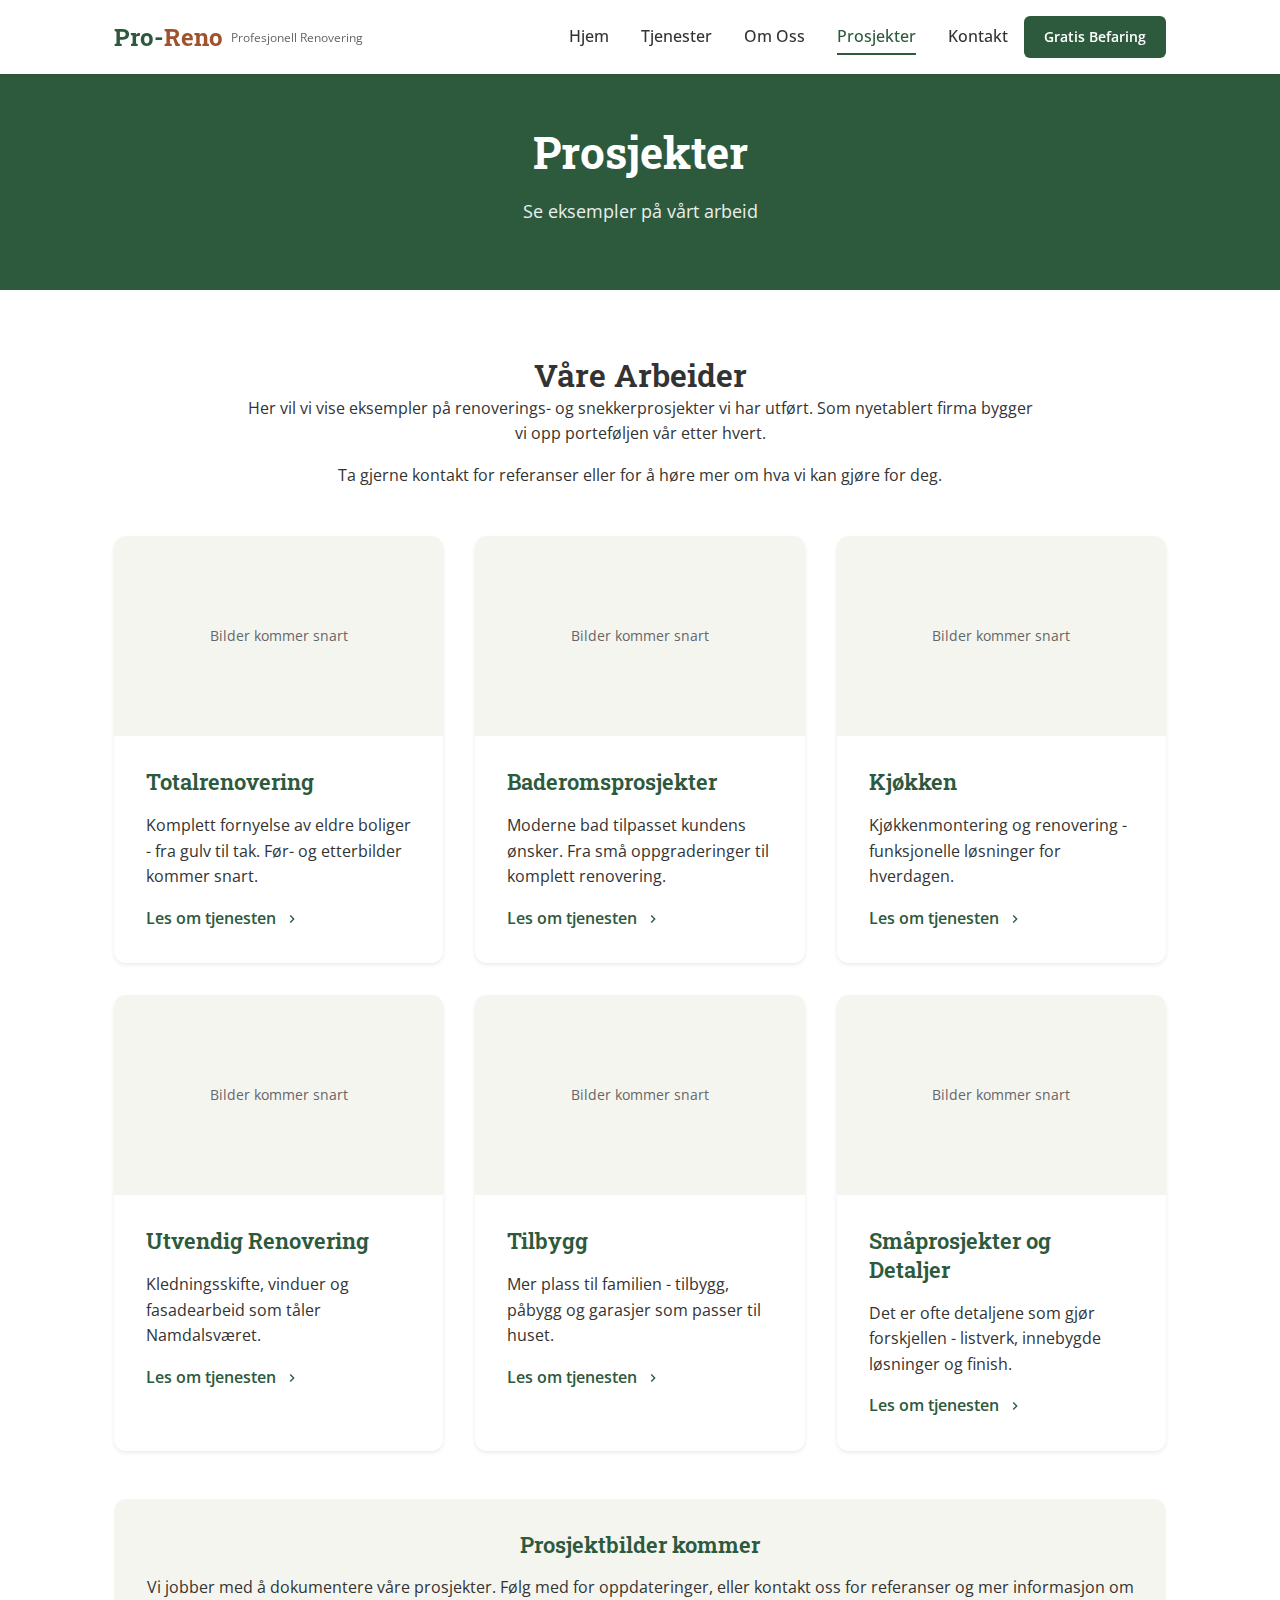
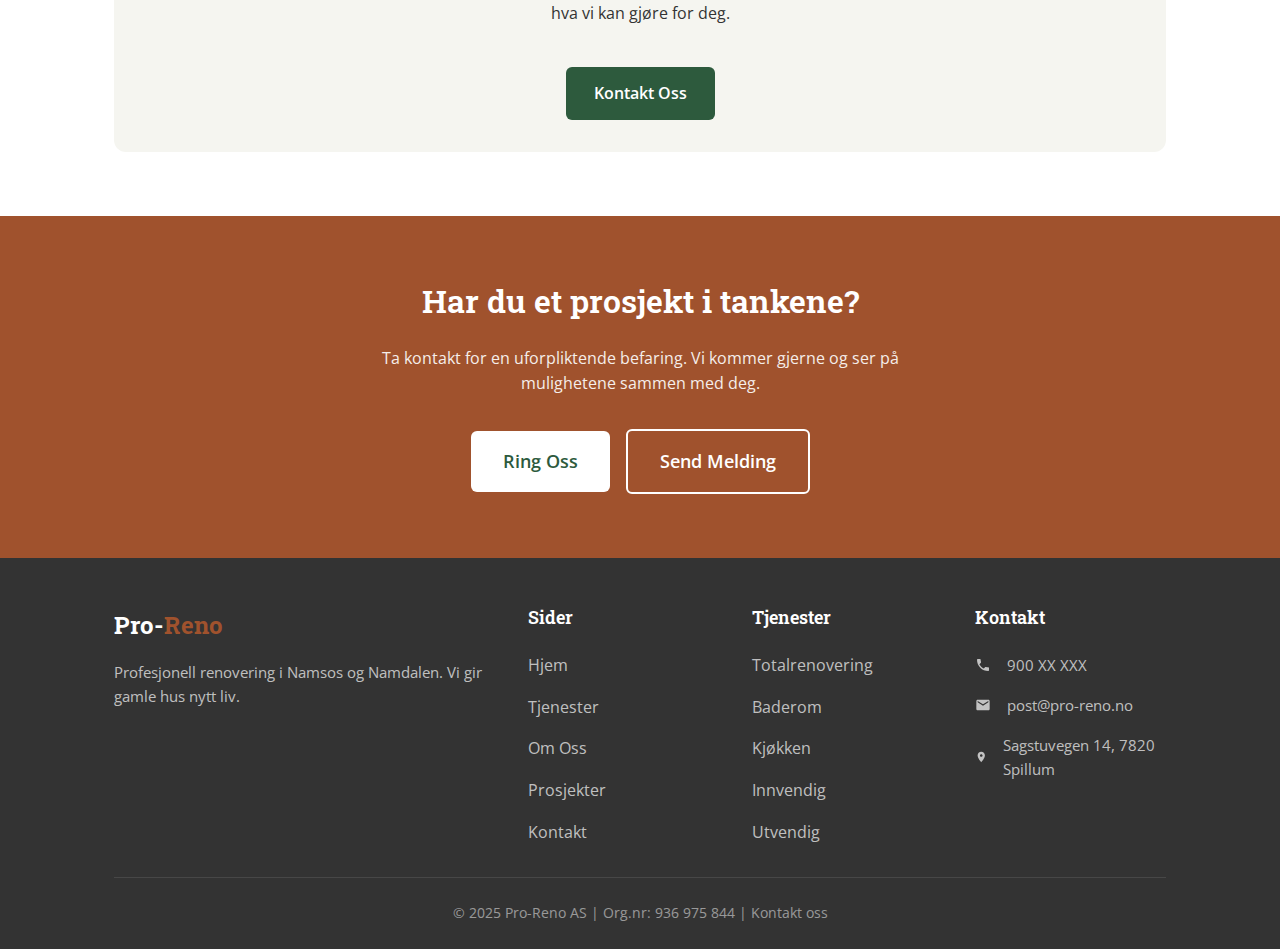
<file: prosjekter.html>
<!DOCTYPE html>
<html lang="nb">
<head>
    <meta charset="UTF-8">
    <meta name="viewport" content="width=device-width, initial-scale=1.0">
    <meta http-equiv="X-UA-Compatible" content="IE=edge">

    <!-- SEO Meta Tags -->
    <title>Prosjekter | Renovering Namsos | Pro-Reno AS</title>
    <meta name="description" content="Se eksempler på renoveringsprosjekter i Namsos og Namdalen. Totalrenovering, bad, kjøkken og mer fra Pro-Reno AS.">
    <meta name="keywords" content="renovering prosjekter, renovering namsos, før etter renovering, baderomsrenovering, kjøkkenrenovering">
    <meta name="author" content="Pro-Reno AS">
    <meta name="robots" content="index, follow">

    <!-- Open Graph -->
    <meta property="og:title" content="Prosjekter - Pro-Reno AS">
    <meta property="og:description" content="Se eksempler på våre renoveringsprosjekter i Namsos og Namdalen.">
    <meta property="og:type" content="website">
    <meta property="og:url" content="https://pro-reno.no/prosjekter">

    <!-- Favicon -->
    <link rel="icon" type="image/svg+xml" href="favicon.svg">
    <link rel="alternate icon" href="favicon.ico">

    <!-- Google Fonts -->
    <link rel="preconnect" href="https://fonts.googleapis.com">
    <link rel="preconnect" href="https://fonts.gstatic.com" crossorigin>
    <link href="https://fonts.googleapis.com/css2?family=Open+Sans:wght@400;500;600;700&family=Roboto+Slab:wght@400;500;600;700&display=swap" rel="stylesheet">

    <!-- Stylesheets -->
    <link rel="stylesheet" href="css/style.css">
    <link rel="stylesheet" href="css/responsive.css">
</head>
<body>
    <!-- Skip Link -->
    <a href="#main-content" class="skip-link">Hopp til hovedinnhold</a>

    <!-- Header -->
    <header class="header">
        <div class="header-container">
            <a href="index.html" class="logo">
                <span class="logo-text">Pro-<span>Reno</span></span>
                <span class="logo-tagline">Profesjonell Renovering</span>
            </a>

            <nav class="nav" aria-label="Hovednavigasjon">
                <ul class="nav-list">
                    <li><a href="index.html" class="nav-link">Hjem</a></li>
                    <li><a href="tjenester.html" class="nav-link">Tjenester</a></li>
                    <li><a href="om-oss.html" class="nav-link">Om Oss</a></li>
                    <li><a href="prosjekter.html" class="nav-link active">Prosjekter</a></li>
                    <li><a href="kontakt.html" class="nav-link">Kontakt</a></li>
                </ul>
                <a href="kontakt.html" class="btn btn-primary btn-sm nav-cta">Gratis Befaring</a>
            </nav>

            <button class="mobile-menu-toggle" aria-label="Meny" aria-expanded="false">
                <span></span>
                <span></span>
                <span></span>
            </button>
        </div>

        <!-- Mobile Navigation -->
        <nav class="mobile-nav" aria-label="Mobilnavigasjon">
            <ul class="mobile-nav-list">
                <li><a href="index.html" class="mobile-nav-link">Hjem</a></li>
                <li><a href="tjenester.html" class="mobile-nav-link">Tjenester</a></li>
                <li><a href="om-oss.html" class="mobile-nav-link">Om Oss</a></li>
                <li><a href="prosjekter.html" class="mobile-nav-link active">Prosjekter</a></li>
                <li><a href="kontakt.html" class="mobile-nav-link">Kontakt</a></li>
            </ul>
            <div class="mobile-nav-cta">
                <a href="kontakt.html" class="btn btn-primary">Gratis Befaring</a>
            </div>
        </nav>
    </header>

    <!-- Main Content -->
    <main id="main-content">
        <!-- Page Header -->
        <section class="page-header">
            <div class="container">
                <h1>Prosjekter</h1>
                <p>Se eksempler på vårt arbeid</p>
            </div>
        </section>

        <!-- Projects Content -->
        <section class="section">
            <div class="container">
                <div class="projects-intro">
                    <h2>Våre Arbeider</h2>
                    <p>Her vil vi vise eksempler på renoverings- og snekkerprosjekter vi har utført. Som nyetablert firma bygger vi opp porteføljen vår etter hvert.</p>
                    <p>Ta gjerne kontakt for referanser eller for å høre mer om hva vi kan gjøre for deg.</p>
                </div>

                <!-- Project Categories -->
                <div class="project-categories">
                    <!-- Totalrenovering -->
                    <div class="project-category">
                        <div class="project-image" style="background-image: url('https://img.b2bpic.net/premium-photo/living-room-with-staircase-green-couch_305343-50790.jpg');"></div>
                        <div class="project-info">
                            <h3>Totalrenovering</h3>
                            <p>Komplett fornyelse av eldre boliger - fra gulv til tak. Før- og etterbilder kommer snart.</p>
                            <a href="tjenester.html#totalrenovering" class="service-link">
                                Les om tjenesten
                                <svg width="16" height="16" viewBox="0 0 24 24" fill="currentColor"><path d="M10 6L8.59 7.41 13.17 12l-4.58 4.59L10 18l6-6z"/></svg>
                            </a>
                        </div>
                    </div>

                    <!-- Baderomsprosjekter -->
                    <div class="project-category">
                        <div class="project-image" style="background-image: url('https://img.b2bpic.net/premium-photo/luxurious-modern-bathroom-with-black-white-tiles-elegant-fixtures-stylish-decor_1359558-779.jpg');"></div>
                        <div class="project-info">
                            <h3>Baderomsprosjekter</h3>
                            <p>Moderne bad tilpasset kundens ønsker. Fra små oppgraderinger til komplett renovering.</p>
                            <a href="tjenester.html#baderom" class="service-link">
                                Les om tjenesten
                                <svg width="16" height="16" viewBox="0 0 24 24" fill="currentColor"><path d="M10 6L8.59 7.41 13.17 12l-4.58 4.59L10 18l6-6z"/></svg>
                            </a>
                        </div>
                    </div>

                    <!-- Kjøkken -->
                    <div class="project-category">
                        <div class="project-image" style="background-image: url('https://img.b2bpic.net/premium-photo/kitchen-with-contemporary-furniture-appliances_305343-37807.jpg');"></div>
                        <div class="project-info">
                            <h3>Kjøkken</h3>
                            <p>Kjøkkenmontering og renovering - funksjonelle løsninger for hverdagen.</p>
                            <a href="tjenester.html#kjokken" class="service-link">
                                Les om tjenesten
                                <svg width="16" height="16" viewBox="0 0 24 24" fill="currentColor"><path d="M10 6L8.59 7.41 13.17 12l-4.58 4.59L10 18l6-6z"/></svg>
                            </a>
                        </div>
                    </div>

                    <!-- Utvendig renovering -->
                    <div class="project-category">
                        <div class="project-image" style="background-image: url('https://img.b2bpic.net/premium-photo/modern-building-exterior-with-grey-walls-white-windows_991208-31090.jpg');"></div>
                        <div class="project-info">
                            <h3>Utvendig Renovering</h3>
                            <p>Kledningsskifte, vinduer og fasadearbeid som tåler Namdalsværet.</p>
                            <a href="tjenester.html#utvendig" class="service-link">
                                Les om tjenesten
                                <svg width="16" height="16" viewBox="0 0 24 24" fill="currentColor"><path d="M10 6L8.59 7.41 13.17 12l-4.58 4.59L10 18l6-6z"/></svg>
                            </a>
                        </div>
                    </div>

                    <!-- Tilbygg -->
                    <div class="project-category">
                        <div class="project-image" style="background-image: url('https://img.b2bpic.net/premium-photo/modern-house-construction_1304147-242537.jpg');"></div>
                        <div class="project-info">
                            <h3>Tilbygg</h3>
                            <p>Mer plass til familien - tilbygg, påbygg og garasjer som passer til huset.</p>
                            <a href="tjenester.html#tilbygg" class="service-link">
                                Les om tjenesten
                                <svg width="16" height="16" viewBox="0 0 24 24" fill="currentColor"><path d="M10 6L8.59 7.41 13.17 12l-4.58 4.59L10 18l6-6z"/></svg>
                            </a>
                        </div>
                    </div>

                    <!-- Småprosjekter -->
                    <div class="project-category">
                        <div class="project-image" style="background-image: url('https://img.b2bpic.net/premium-photo/joinery-mdf-cabinet-carcass-with-moldings-carved-base-wooden-furniture-manufacturing-process_121999-3609.jpg');"></div>
                        <div class="project-info">
                            <h3>Småprosjekter og Detaljer</h3>
                            <p>Det er ofte detaljene som gjør forskjellen - listverk, innebygde løsninger og finish.</p>
                            <a href="tjenester.html#innvendig" class="service-link">
                                Les om tjenesten
                                <svg width="16" height="16" viewBox="0 0 24 24" fill="currentColor"><path d="M10 6L8.59 7.41 13.17 12l-4.58 4.59L10 18l6-6z"/></svg>
                            </a>
                        </div>
                    </div>
                </div>

                <!-- Coming Soon Note -->
                <div class="free-inspection mt-xl">
                    <h3>Prosjektbilder kommer</h3>
                    <p>Vi jobber med å dokumentere våre prosjekter. Følg med for oppdateringer, eller kontakt oss for referanser og mer informasjon om hva vi kan gjøre for deg.</p>
                    <a href="kontakt.html" class="btn btn-primary mt-md">Kontakt Oss</a>
                </div>
            </div>
        </section>

        <!-- CTA Section -->
        <section class="cta-section">
            <div class="cta-content">
                <h2>Har du et prosjekt i tankene?</h2>
                <p>Ta kontakt for en uforpliktende befaring. Vi kommer gjerne og ser på mulighetene sammen med deg.</p>
                <div class="cta-buttons">
                    <a href="tel:+47900XXXXX" class="btn btn-white btn-lg">Ring Oss</a>
                    <a href="kontakt.html" class="btn btn-outline btn-lg" style="border-color: white; color: white;">Send Melding</a>
                </div>
            </div>
        </section>
    </main>

    <!-- Footer -->
    <footer class="footer">
        <div class="container">
            <div class="footer-grid">
                <div class="footer-section footer-logo">
                    <span class="logo-text">Pro-<span>Reno</span></span>
                    <p>Profesjonell renovering i Namsos og Namdalen. Vi gir gamle hus nytt liv.</p>
                </div>

                <div class="footer-section footer-links">
                    <h3>Sider</h3>
                    <ul>
                        <li><a href="index.html">Hjem</a></li>
                        <li><a href="tjenester.html">Tjenester</a></li>
                        <li><a href="om-oss.html">Om Oss</a></li>
                        <li><a href="prosjekter.html">Prosjekter</a></li>
                        <li><a href="kontakt.html">Kontakt</a></li>
                    </ul>
                </div>

                <div class="footer-section footer-links">
                    <h3>Tjenester</h3>
                    <ul>
                        <li><a href="tjenester.html#totalrenovering">Totalrenovering</a></li>
                        <li><a href="tjenester.html#baderom">Baderom</a></li>
                        <li><a href="tjenester.html#kjokken">Kjøkken</a></li>
                        <li><a href="tjenester.html#innvendig">Innvendig</a></li>
                        <li><a href="tjenester.html#utvendig">Utvendig</a></li>
                    </ul>
                </div>

                <div class="footer-section footer-contact">
                    <h3>Kontakt</h3>
                    <p>
                        <svg width="16" height="16" viewBox="0 0 24 24" fill="currentColor"><path d="M6.62 10.79c1.44 2.83 3.76 5.14 6.59 6.59l2.2-2.2c.27-.27.67-.36 1.02-.24 1.12.37 2.33.57 3.57.57.55 0 1 .45 1 1V20c0 .55-.45 1-1 1-9.39 0-17-7.61-17-17 0-.55.45-1 1-1h3.5c.55 0 1 .45 1 1 0 1.25.2 2.45.57 3.57.11.35.03.74-.25 1.02l-2.2 2.2z"/></svg>
                        <a href="tel:+47900XXXXX">900 XX XXX</a>
                    </p>
                    <p>
                        <svg width="16" height="16" viewBox="0 0 24 24" fill="currentColor"><path d="M20 4H4c-1.1 0-1.99.9-1.99 2L2 18c0 1.1.9 2 2 2h16c1.1 0 2-.9 2-2V6c0-1.1-.9-2-2-2zm0 4l-8 5-8-5V6l8 5 8-5v2z"/></svg>
                        <a href="mailto:post@pro-reno.no">post@pro-reno.no</a>
                    </p>
                    <p>
                        <svg width="16" height="16" viewBox="0 0 24 24" fill="currentColor"><path d="M12 2C8.13 2 5 5.13 5 9c0 5.25 7 13 7 13s7-7.75 7-13c0-3.87-3.13-7-7-7zm0 9.5c-1.38 0-2.5-1.12-2.5-2.5s1.12-2.5 2.5-2.5 2.5 1.12 2.5 2.5-1.12 2.5-2.5 2.5z"/></svg>
                        Sagstuvegen 14, 7820 Spillum
                    </p>
                </div>
            </div>

            <div class="footer-bottom">
                <p>&copy; 2025 Pro-Reno AS | Org.nr: 936 975 844 | <a href="kontakt.html">Kontakt oss</a></p>
            </div>
        </div>
    </footer>

    <!-- JavaScript -->
    <script src="js/main.js"></script>
</body>
</html>
</file>
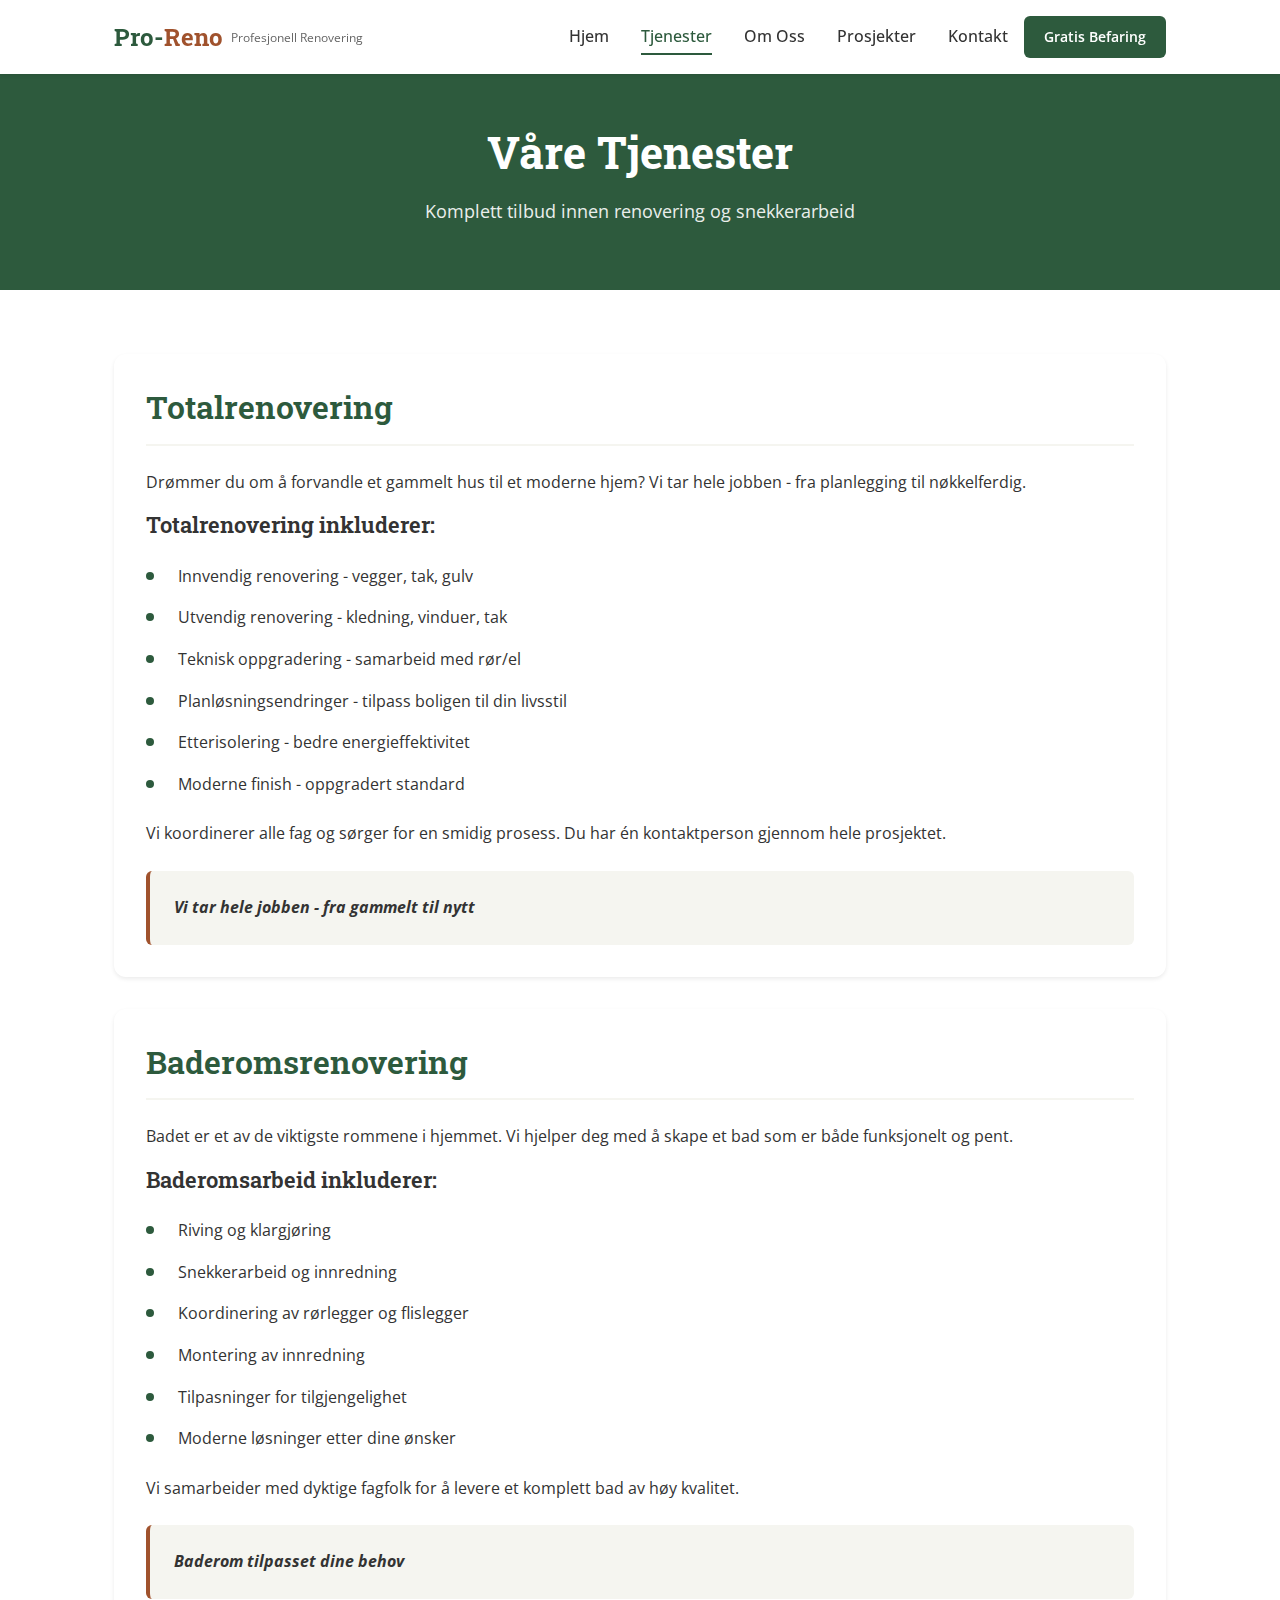
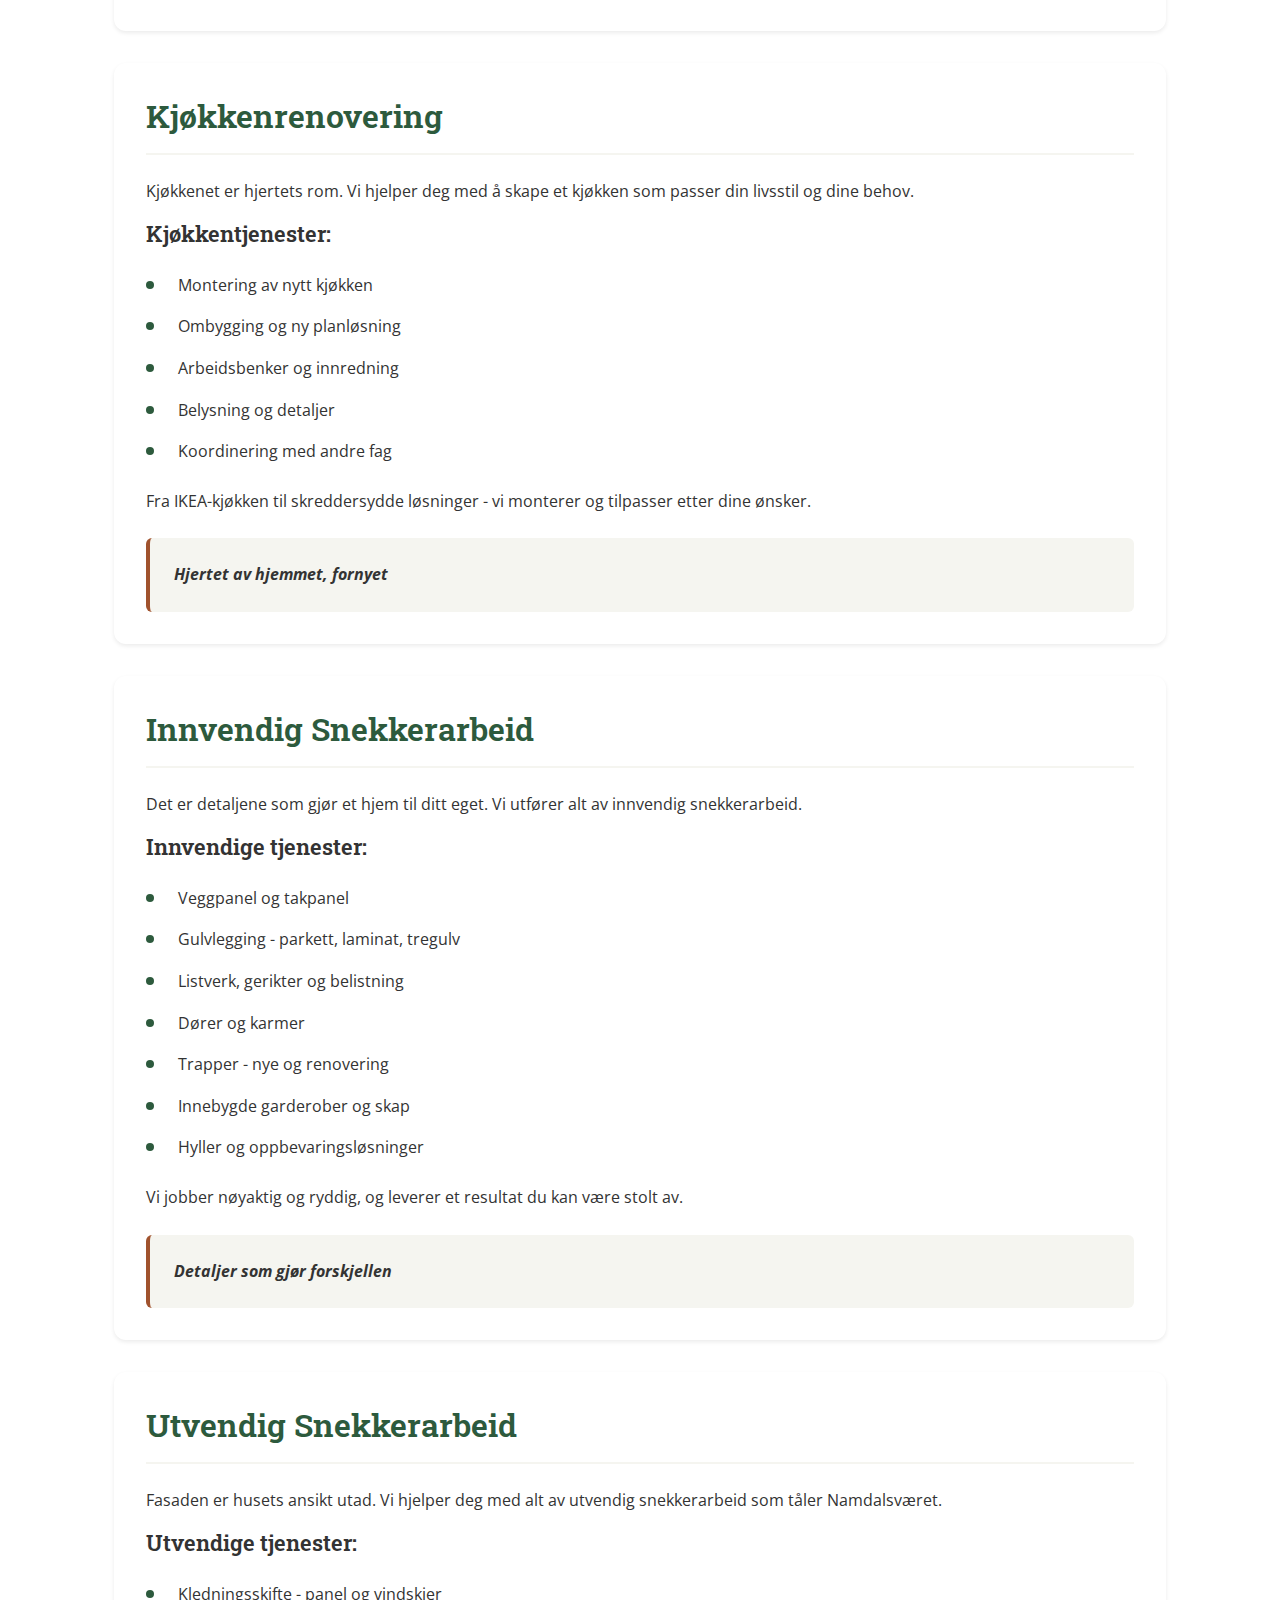
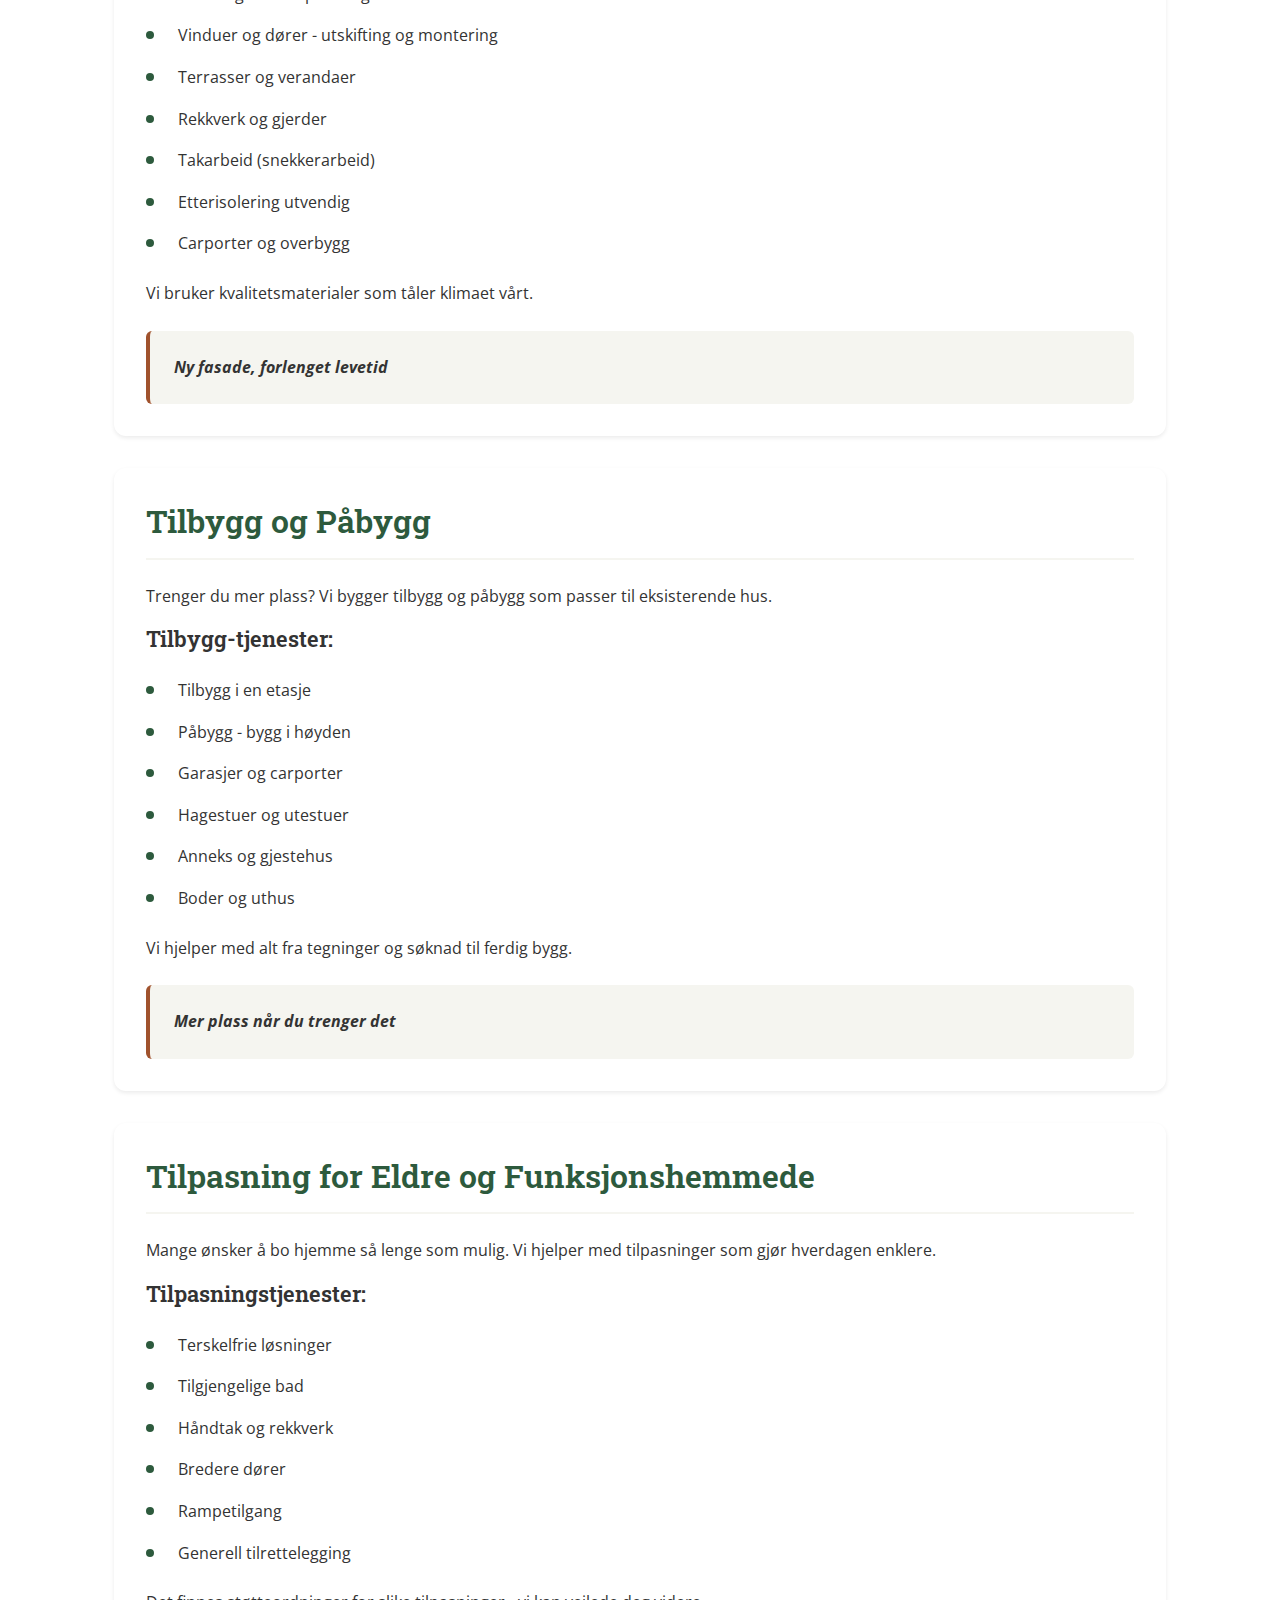
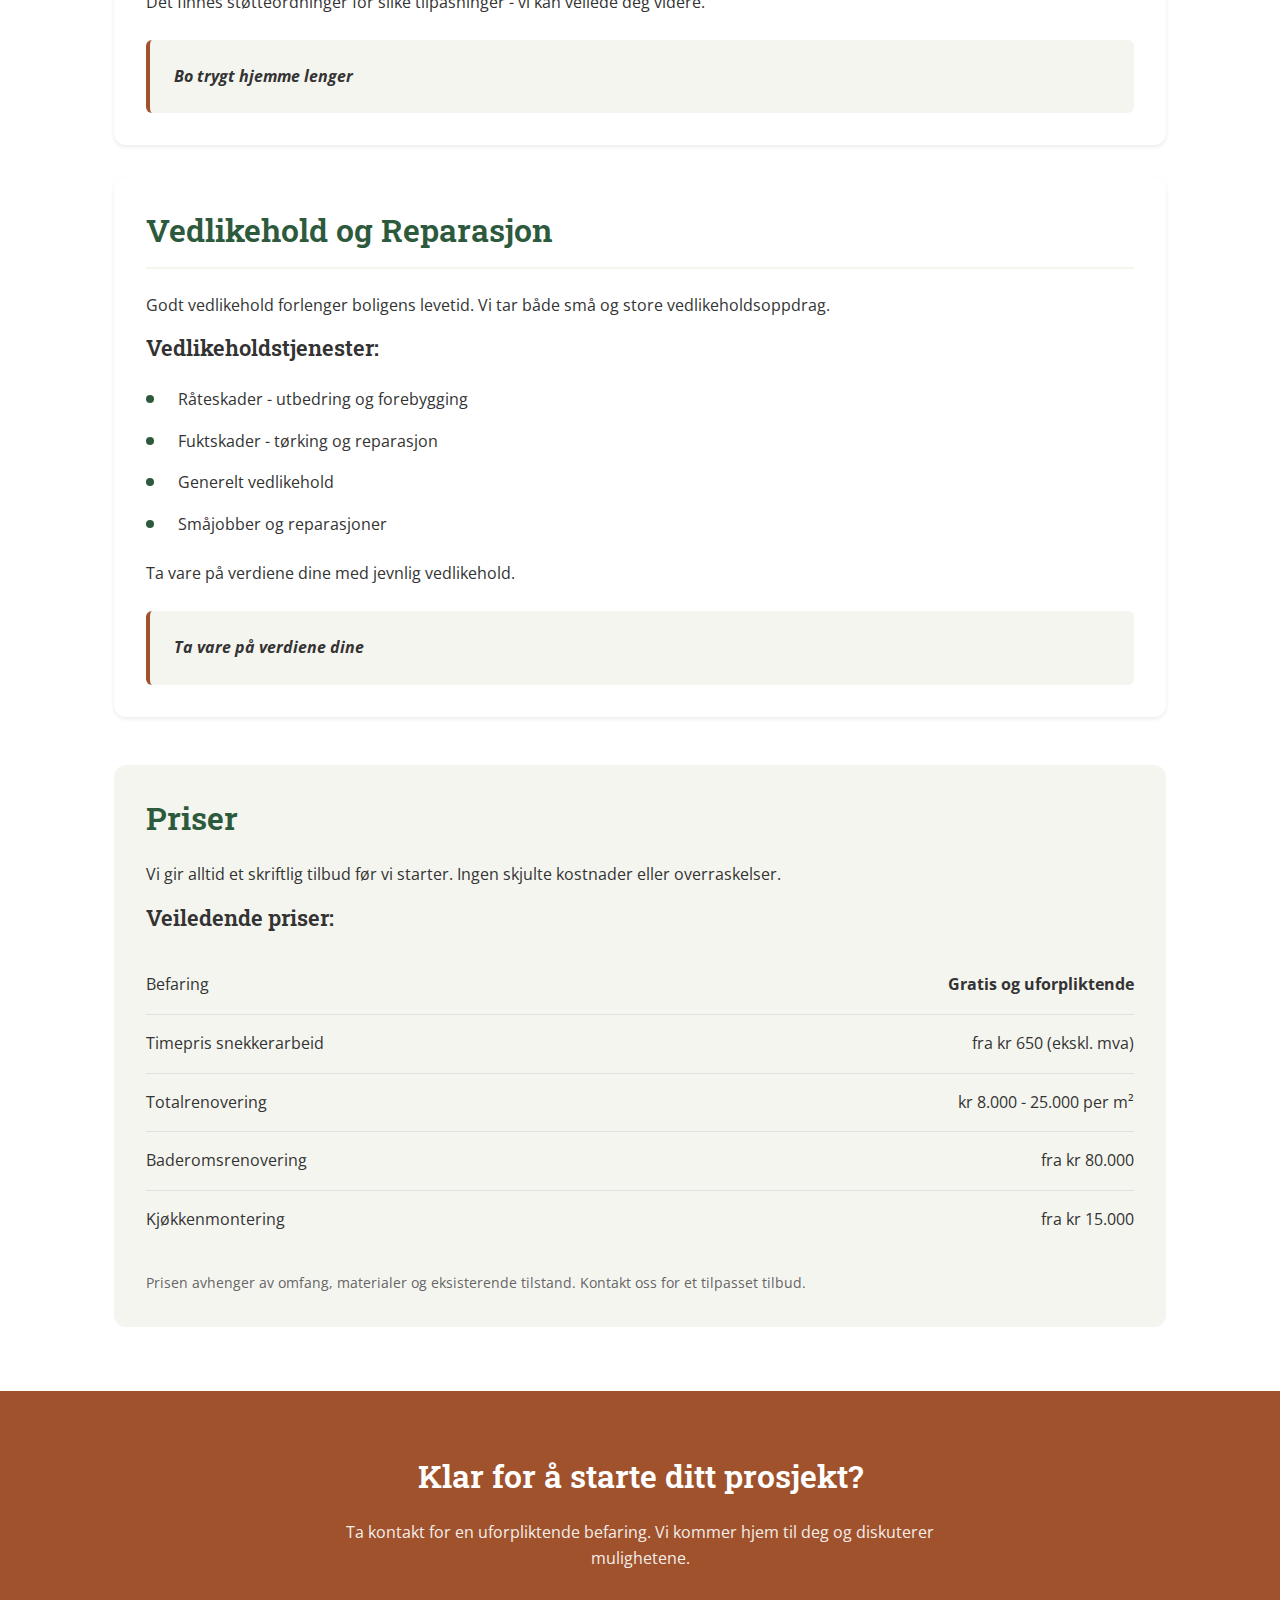
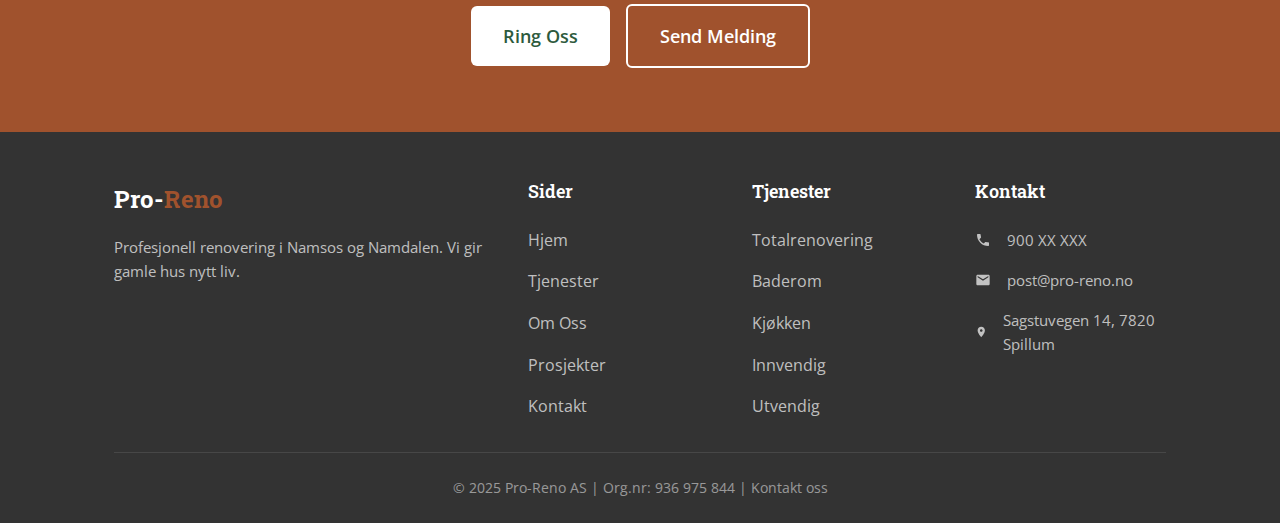
<file: tjenester.html>
<!DOCTYPE html>
<html lang="nb">
<head>
    <meta charset="UTF-8">
    <meta name="viewport" content="width=device-width, initial-scale=1.0">
    <meta http-equiv="X-UA-Compatible" content="IE=edge">

    <!-- SEO Meta Tags -->
    <title>Renoveringstjenester Namsos | Bad, Kjøkken, Totalrenovering | Pro-Reno</title>
    <meta name="description" content="Komplett renovering i Namdalen. Totalrenovering, baderomsrenovering, kjøkken, innvendig og utvendig snekkerarbeid. Se våre tjenester.">
    <meta name="keywords" content="renovering namsos, baderomsrenovering, kjøkkenrenovering, totalrenovering, snekkerarbeid, tilbygg, innvendig renovering, utvendig renovering">
    <meta name="author" content="Pro-Reno AS">
    <meta name="robots" content="index, follow">

    <!-- Open Graph -->
    <meta property="og:title" content="Renoveringstjenester - Pro-Reno AS">
    <meta property="og:description" content="Komplett tilbud innen renovering og snekkerarbeid i Namsos og Namdalen.">
    <meta property="og:type" content="website">
    <meta property="og:url" content="https://pro-reno.no/tjenester">

    <!-- Favicon -->
    <link rel="icon" type="image/svg+xml" href="favicon.svg">
    <link rel="alternate icon" href="favicon.ico">

    <!-- Google Fonts -->
    <link rel="preconnect" href="https://fonts.googleapis.com">
    <link rel="preconnect" href="https://fonts.gstatic.com" crossorigin>
    <link href="https://fonts.googleapis.com/css2?family=Open+Sans:wght@400;500;600;700&family=Roboto+Slab:wght@400;500;600;700&display=swap" rel="stylesheet">

    <!-- Stylesheets -->
    <link rel="stylesheet" href="css/style.css">
    <link rel="stylesheet" href="css/responsive.css">
</head>
<body>
    <!-- Skip Link -->
    <a href="#main-content" class="skip-link">Hopp til hovedinnhold</a>

    <!-- Header -->
    <header class="header">
        <div class="header-container">
            <a href="index.html" class="logo">
                <span class="logo-text">Pro-<span>Reno</span></span>
                <span class="logo-tagline">Profesjonell Renovering</span>
            </a>

            <nav class="nav" aria-label="Hovednavigasjon">
                <ul class="nav-list">
                    <li><a href="index.html" class="nav-link">Hjem</a></li>
                    <li><a href="tjenester.html" class="nav-link active">Tjenester</a></li>
                    <li><a href="om-oss.html" class="nav-link">Om Oss</a></li>
                    <li><a href="prosjekter.html" class="nav-link">Prosjekter</a></li>
                    <li><a href="kontakt.html" class="nav-link">Kontakt</a></li>
                </ul>
                <a href="kontakt.html" class="btn btn-primary btn-sm nav-cta">Gratis Befaring</a>
            </nav>

            <button class="mobile-menu-toggle" aria-label="Meny" aria-expanded="false">
                <span></span>
                <span></span>
                <span></span>
            </button>
        </div>

        <!-- Mobile Navigation -->
        <nav class="mobile-nav" aria-label="Mobilnavigasjon">
            <ul class="mobile-nav-list">
                <li><a href="index.html" class="mobile-nav-link">Hjem</a></li>
                <li><a href="tjenester.html" class="mobile-nav-link active">Tjenester</a></li>
                <li><a href="om-oss.html" class="mobile-nav-link">Om Oss</a></li>
                <li><a href="prosjekter.html" class="mobile-nav-link">Prosjekter</a></li>
                <li><a href="kontakt.html" class="mobile-nav-link">Kontakt</a></li>
            </ul>
            <div class="mobile-nav-cta">
                <a href="kontakt.html" class="btn btn-primary">Gratis Befaring</a>
            </div>
        </nav>
    </header>

    <!-- Main Content -->
    <main id="main-content">
        <!-- Page Header -->
        <section class="page-header">
            <div class="container">
                <h1>Våre Tjenester</h1>
                <p>Komplett tilbud innen renovering og snekkerarbeid</p>
            </div>
        </section>

        <!-- Services Detail -->
        <section class="section service-detail">
            <div class="container">

                <!-- Totalrenovering -->
                <div class="service-detail-card" id="totalrenovering">
                    <h2>Totalrenovering</h2>
                    <p>Drømmer du om å forvandle et gammelt hus til et moderne hjem? Vi tar hele jobben - fra planlegging til nøkkelferdig.</p>

                    <h3>Totalrenovering inkluderer:</h3>
                    <ul class="service-list">
                        <li>Innvendig renovering - vegger, tak, gulv</li>
                        <li>Utvendig renovering - kledning, vinduer, tak</li>
                        <li>Teknisk oppgradering - samarbeid med rør/el</li>
                        <li>Planløsningsendringer - tilpass boligen til din livsstil</li>
                        <li>Etterisolering - bedre energieffektivitet</li>
                        <li>Moderne finish - oppgradert standard</li>
                    </ul>

                    <p>Vi koordinerer alle fag og sørger for en smidig prosess. Du har én kontaktperson gjennom hele prosjektet.</p>

                    <div class="service-highlight">
                        <p><strong>Vi tar hele jobben - fra gammelt til nytt</strong></p>
                    </div>
                </div>

                <!-- Baderomsrenovering -->
                <div class="service-detail-card" id="baderom">
                    <h2>Baderomsrenovering</h2>
                    <p>Badet er et av de viktigste rommene i hjemmet. Vi hjelper deg med å skape et bad som er både funksjonelt og pent.</p>

                    <h3>Baderomsarbeid inkluderer:</h3>
                    <ul class="service-list">
                        <li>Riving og klargjøring</li>
                        <li>Snekkerarbeid og innredning</li>
                        <li>Koordinering av rørlegger og flislegger</li>
                        <li>Montering av innredning</li>
                        <li>Tilpasninger for tilgjengelighet</li>
                        <li>Moderne løsninger etter dine ønsker</li>
                    </ul>

                    <p>Vi samarbeider med dyktige fagfolk for å levere et komplett bad av høy kvalitet.</p>

                    <div class="service-highlight">
                        <p><strong>Baderom tilpasset dine behov</strong></p>
                    </div>
                </div>

                <!-- Kjøkkenrenovering -->
                <div class="service-detail-card" id="kjokken">
                    <h2>Kjøkkenrenovering</h2>
                    <p>Kjøkkenet er hjertets rom. Vi hjelper deg med å skape et kjøkken som passer din livsstil og dine behov.</p>

                    <h3>Kjøkkentjenester:</h3>
                    <ul class="service-list">
                        <li>Montering av nytt kjøkken</li>
                        <li>Ombygging og ny planløsning</li>
                        <li>Arbeidsbenker og innredning</li>
                        <li>Belysning og detaljer</li>
                        <li>Koordinering med andre fag</li>
                    </ul>

                    <p>Fra IKEA-kjøkken til skreddersydde løsninger - vi monterer og tilpasser etter dine ønsker.</p>

                    <div class="service-highlight">
                        <p><strong>Hjertet av hjemmet, fornyet</strong></p>
                    </div>
                </div>

                <!-- Innvendig Snekkerarbeid -->
                <div class="service-detail-card" id="innvendig">
                    <h2>Innvendig Snekkerarbeid</h2>
                    <p>Det er detaljene som gjør et hjem til ditt eget. Vi utfører alt av innvendig snekkerarbeid.</p>

                    <h3>Innvendige tjenester:</h3>
                    <ul class="service-list">
                        <li>Veggpanel og takpanel</li>
                        <li>Gulvlegging - parkett, laminat, tregulv</li>
                        <li>Listverk, gerikter og belistning</li>
                        <li>Dører og karmer</li>
                        <li>Trapper - nye og renovering</li>
                        <li>Innebygde garderober og skap</li>
                        <li>Hyller og oppbevaringsløsninger</li>
                    </ul>

                    <p>Vi jobber nøyaktig og ryddig, og leverer et resultat du kan være stolt av.</p>

                    <div class="service-highlight">
                        <p><strong>Detaljer som gjør forskjellen</strong></p>
                    </div>
                </div>

                <!-- Utvendig Snekkerarbeid -->
                <div class="service-detail-card" id="utvendig">
                    <h2>Utvendig Snekkerarbeid</h2>
                    <p>Fasaden er husets ansikt utad. Vi hjelper deg med alt av utvendig snekkerarbeid som tåler Namdalsværet.</p>

                    <h3>Utvendige tjenester:</h3>
                    <ul class="service-list">
                        <li>Kledningsskifte - panel og vindskier</li>
                        <li>Vinduer og dører - utskifting og montering</li>
                        <li>Terrasser og verandaer</li>
                        <li>Rekkverk og gjerder</li>
                        <li>Takarbeid (snekkerarbeid)</li>
                        <li>Etterisolering utvendig</li>
                        <li>Carporter og overbygg</li>
                    </ul>

                    <p>Vi bruker kvalitetsmaterialer som tåler klimaet vårt.</p>

                    <div class="service-highlight">
                        <p><strong>Ny fasade, forlenget levetid</strong></p>
                    </div>
                </div>

                <!-- Tilbygg og Påbygg -->
                <div class="service-detail-card" id="tilbygg">
                    <h2>Tilbygg og Påbygg</h2>
                    <p>Trenger du mer plass? Vi bygger tilbygg og påbygg som passer til eksisterende hus.</p>

                    <h3>Tilbygg-tjenester:</h3>
                    <ul class="service-list">
                        <li>Tilbygg i en etasje</li>
                        <li>Påbygg - bygg i høyden</li>
                        <li>Garasjer og carporter</li>
                        <li>Hagestuer og utestuer</li>
                        <li>Anneks og gjestehus</li>
                        <li>Boder og uthus</li>
                    </ul>

                    <p>Vi hjelper med alt fra tegninger og søknad til ferdig bygg.</p>

                    <div class="service-highlight">
                        <p><strong>Mer plass når du trenger det</strong></p>
                    </div>
                </div>

                <!-- Tilpasning for Eldre -->
                <div class="service-detail-card" id="tilpasning">
                    <h2>Tilpasning for Eldre og Funksjonshemmede</h2>
                    <p>Mange ønsker å bo hjemme så lenge som mulig. Vi hjelper med tilpasninger som gjør hverdagen enklere.</p>

                    <h3>Tilpasningstjenester:</h3>
                    <ul class="service-list">
                        <li>Terskelfrie løsninger</li>
                        <li>Tilgjengelige bad</li>
                        <li>Håndtak og rekkverk</li>
                        <li>Bredere dører</li>
                        <li>Rampetilgang</li>
                        <li>Generell tilrettelegging</li>
                    </ul>

                    <p>Det finnes støtteordninger for slike tilpasninger - vi kan veilede deg videre.</p>

                    <div class="service-highlight">
                        <p><strong>Bo trygt hjemme lenger</strong></p>
                    </div>
                </div>

                <!-- Vedlikehold og Reparasjon -->
                <div class="service-detail-card" id="vedlikehold">
                    <h2>Vedlikehold og Reparasjon</h2>
                    <p>Godt vedlikehold forlenger boligens levetid. Vi tar både små og store vedlikeholdsoppdrag.</p>

                    <h3>Vedlikeholdstjenester:</h3>
                    <ul class="service-list">
                        <li>Råteskader - utbedring og forebygging</li>
                        <li>Fuktskader - tørking og reparasjon</li>
                        <li>Generelt vedlikehold</li>
                        <li>Småjobber og reparasjoner</li>
                    </ul>

                    <p>Ta vare på verdiene dine med jevnlig vedlikehold.</p>

                    <div class="service-highlight">
                        <p><strong>Ta vare på verdiene dine</strong></p>
                    </div>
                </div>

                <!-- Pricing Section -->
                <div class="pricing-section">
                    <h2>Priser</h2>
                    <p>Vi gir alltid et skriftlig tilbud før vi starter. Ingen skjulte kostnader eller overraskelser.</p>

                    <h3>Veiledende priser:</h3>
                    <ul class="pricing-list">
                        <li>
                            <span>Befaring</span>
                            <span><strong>Gratis og uforpliktende</strong></span>
                        </li>
                        <li>
                            <span>Timepris snekkerarbeid</span>
                            <span>fra kr 650 (ekskl. mva)</span>
                        </li>
                        <li>
                            <span>Totalrenovering</span>
                            <span>kr 8.000 - 25.000 per m²</span>
                        </li>
                        <li>
                            <span>Baderomsrenovering</span>
                            <span>fra kr 80.000</span>
                        </li>
                        <li>
                            <span>Kjøkkenmontering</span>
                            <span>fra kr 15.000</span>
                        </li>
                    </ul>

                    <p class="pricing-note">Prisen avhenger av omfang, materialer og eksisterende tilstand. Kontakt oss for et tilpasset tilbud.</p>
                </div>
            </div>
        </section>

        <!-- CTA Section -->
        <section class="cta-section">
            <div class="cta-content">
                <h2>Klar for å starte ditt prosjekt?</h2>
                <p>Ta kontakt for en uforpliktende befaring. Vi kommer hjem til deg og diskuterer mulighetene.</p>
                <div class="cta-buttons">
                    <a href="tel:+47900XXXXX" class="btn btn-white btn-lg">Ring Oss</a>
                    <a href="kontakt.html" class="btn btn-outline btn-lg" style="border-color: white; color: white;">Send Melding</a>
                </div>
            </div>
        </section>
    </main>

    <!-- Footer -->
    <footer class="footer">
        <div class="container">
            <div class="footer-grid">
                <div class="footer-section footer-logo">
                    <span class="logo-text">Pro-<span>Reno</span></span>
                    <p>Profesjonell renovering i Namsos og Namdalen. Vi gir gamle hus nytt liv.</p>
                </div>

                <div class="footer-section footer-links">
                    <h3>Sider</h3>
                    <ul>
                        <li><a href="index.html">Hjem</a></li>
                        <li><a href="tjenester.html">Tjenester</a></li>
                        <li><a href="om-oss.html">Om Oss</a></li>
                        <li><a href="prosjekter.html">Prosjekter</a></li>
                        <li><a href="kontakt.html">Kontakt</a></li>
                    </ul>
                </div>

                <div class="footer-section footer-links">
                    <h3>Tjenester</h3>
                    <ul>
                        <li><a href="tjenester.html#totalrenovering">Totalrenovering</a></li>
                        <li><a href="tjenester.html#baderom">Baderom</a></li>
                        <li><a href="tjenester.html#kjokken">Kjøkken</a></li>
                        <li><a href="tjenester.html#innvendig">Innvendig</a></li>
                        <li><a href="tjenester.html#utvendig">Utvendig</a></li>
                    </ul>
                </div>

                <div class="footer-section footer-contact">
                    <h3>Kontakt</h3>
                    <p>
                        <svg width="16" height="16" viewBox="0 0 24 24" fill="currentColor"><path d="M6.62 10.79c1.44 2.83 3.76 5.14 6.59 6.59l2.2-2.2c.27-.27.67-.36 1.02-.24 1.12.37 2.33.57 3.57.57.55 0 1 .45 1 1V20c0 .55-.45 1-1 1-9.39 0-17-7.61-17-17 0-.55.45-1 1-1h3.5c.55 0 1 .45 1 1 0 1.25.2 2.45.57 3.57.11.35.03.74-.25 1.02l-2.2 2.2z"/></svg>
                        <a href="tel:+47900XXXXX">900 XX XXX</a>
                    </p>
                    <p>
                        <svg width="16" height="16" viewBox="0 0 24 24" fill="currentColor"><path d="M20 4H4c-1.1 0-1.99.9-1.99 2L2 18c0 1.1.9 2 2 2h16c1.1 0 2-.9 2-2V6c0-1.1-.9-2-2-2zm0 4l-8 5-8-5V6l8 5 8-5v2z"/></svg>
                        <a href="mailto:post@pro-reno.no">post@pro-reno.no</a>
                    </p>
                    <p>
                        <svg width="16" height="16" viewBox="0 0 24 24" fill="currentColor"><path d="M12 2C8.13 2 5 5.13 5 9c0 5.25 7 13 7 13s7-7.75 7-13c0-3.87-3.13-7-7-7zm0 9.5c-1.38 0-2.5-1.12-2.5-2.5s1.12-2.5 2.5-2.5 2.5 1.12 2.5 2.5-1.12 2.5-2.5 2.5z"/></svg>
                        Sagstuvegen 14, 7820 Spillum
                    </p>
                </div>
            </div>

            <div class="footer-bottom">
                <p>&copy; 2025 Pro-Reno AS | Org.nr: 936 975 844 | <a href="kontakt.html">Kontakt oss</a></p>
            </div>
        </div>
    </footer>

    <!-- JavaScript -->
    <script src="js/main.js"></script>
</body>
</html>
</file>
<file: css/style.css>
/* ===================================
   Pro-Reno AS - Main Stylesheet
   Profesjonell Renovering i Namdalen
   =================================== */

/* CSS Custom Properties */
:root {
    /* Colors */
    --color-primary: #2D5A3D;
    --color-primary-dark: #1e3d29;
    --color-primary-light: #3d7a52;
    --color-secondary: #A0522D;
    --color-secondary-dark: #8B4513;
    --color-secondary-light: #CD853F;
    --color-accent: #4A6FA5;
    --color-accent-dark: #3a5a87;
    --color-light: #F5F5F0;
    --color-white: #ffffff;
    --color-text: #333333;
    --color-text-light: #666666;
    --color-border: #e0e0e0;

    /* Typography */
    --font-heading: 'Roboto Slab', serif;
    --font-body: 'Open Sans', sans-serif;

    /* Spacing */
    --spacing-xs: 0.5rem;
    --spacing-sm: 1rem;
    --spacing-md: 1.5rem;
    --spacing-lg: 2rem;
    --spacing-xl: 3rem;
    --spacing-xxl: 4rem;

    /* Layout */
    --max-width: 1100px;
    --border-radius: 6px;
    --border-radius-lg: 12px;

    /* Shadows */
    --shadow-sm: 0 2px 4px rgba(0, 0, 0, 0.08);
    --shadow-md: 0 4px 12px rgba(0, 0, 0, 0.1);
    --shadow-lg: 0 8px 24px rgba(0, 0, 0, 0.12);

    /* Transitions */
    --transition-fast: 0.2s ease;
    --transition-normal: 0.3s ease;
}

/* Reset & Base */
*, *::before, *::after {
    box-sizing: border-box;
    margin: 0;
    padding: 0;
}

html {
    scroll-behavior: smooth;
    font-size: 16px;
}

body {
    font-family: var(--font-body);
    font-size: 1rem;
    line-height: 1.6;
    color: var(--color-text);
    background-color: var(--color-white);
    -webkit-font-smoothing: antialiased;
    -moz-osx-font-smoothing: grayscale;
}

img {
    max-width: 100%;
    height: auto;
    display: block;
}

a {
    color: var(--color-primary);
    text-decoration: none;
    transition: color var(--transition-fast);
}

a:hover {
    color: var(--color-primary-dark);
}

ul, ol {
    list-style: none;
}

/* Typography */
h1, h2, h3, h4, h5, h6 {
    font-family: var(--font-heading);
    font-weight: 600;
    line-height: 1.3;
    color: var(--color-text);
}

h1 {
    font-size: 2.25rem;
    font-weight: 700;
}

h2 {
    font-size: 1.75rem;
}

h3 {
    font-size: 1.375rem;
}

h4 {
    font-size: 1.125rem;
}

p {
    margin-bottom: 1rem;
}

p:last-child {
    margin-bottom: 0;
}

/* Container */
.container {
    width: 100%;
    max-width: var(--max-width);
    margin: 0 auto;
    padding: 0 var(--spacing-md);
}

/* Buttons */
.btn {
    display: inline-flex;
    align-items: center;
    justify-content: center;
    gap: var(--spacing-xs);
    padding: 0.875rem 1.75rem;
    font-family: var(--font-body);
    font-size: 1rem;
    font-weight: 600;
    text-decoration: none;
    border: none;
    border-radius: var(--border-radius);
    cursor: pointer;
    transition: all var(--transition-fast);
}

.btn-primary {
    background-color: var(--color-primary);
    color: var(--color-white);
}

.btn-primary:hover {
    background-color: var(--color-primary-dark);
    color: var(--color-white);
    transform: translateY(-2px);
    box-shadow: var(--shadow-md);
}

.btn-secondary {
    background-color: var(--color-secondary);
    color: var(--color-white);
}

.btn-secondary:hover {
    background-color: var(--color-secondary-dark);
    color: var(--color-white);
    transform: translateY(-2px);
    box-shadow: var(--shadow-md);
}

.btn-outline {
    background-color: transparent;
    color: var(--color-primary);
    border: 2px solid var(--color-primary);
}

.btn-outline:hover {
    background-color: var(--color-primary);
    color: var(--color-white);
}

.btn-white {
    background-color: var(--color-white);
    color: var(--color-primary);
}

.btn-white:hover {
    background-color: var(--color-light);
    color: var(--color-primary-dark);
    transform: translateY(-2px);
}

.btn-sm {
    padding: 0.625rem 1.25rem;
    font-size: 0.875rem;
}

.btn-lg {
    padding: 1rem 2rem;
    font-size: 1.125rem;
}

/* ===================================
   Header & Navigation
   =================================== */
.header {
    position: fixed;
    top: 0;
    left: 0;
    right: 0;
    background-color: var(--color-white);
    box-shadow: var(--shadow-sm);
    z-index: 1000;
}

.header-container {
    display: flex;
    align-items: center;
    justify-content: space-between;
    padding: var(--spacing-sm) var(--spacing-md);
    max-width: var(--max-width);
    margin: 0 auto;
}

.logo {
    display: flex;
    align-items: center;
    gap: var(--spacing-xs);
}

.logo-text {
    font-family: var(--font-heading);
    font-size: 1.5rem;
    font-weight: 700;
    color: var(--color-primary);
}

.logo-text span {
    color: var(--color-secondary);
}

.logo-tagline {
    font-size: 0.75rem;
    color: var(--color-text-light);
    display: none;
}

/* Navigation */
.nav {
    display: none;
}

.nav-list {
    display: flex;
    align-items: center;
    gap: var(--spacing-lg);
}

.nav-link {
    font-weight: 500;
    color: var(--color-text);
    padding: var(--spacing-xs) 0;
    position: relative;
}

.nav-link::after {
    content: '';
    position: absolute;
    bottom: 0;
    left: 0;
    width: 0;
    height: 2px;
    background-color: var(--color-primary);
    transition: width var(--transition-fast);
}

.nav-link:hover,
.nav-link.active {
    color: var(--color-primary);
}

.nav-link:hover::after,
.nav-link.active::after {
    width: 100%;
}

.nav-cta {
    margin-left: var(--spacing-sm);
}

/* Mobile Menu Toggle */
.mobile-menu-toggle {
    display: flex;
    flex-direction: column;
    gap: 5px;
    padding: var(--spacing-xs);
    background: none;
    border: none;
    cursor: pointer;
}

.mobile-menu-toggle span {
    display: block;
    width: 24px;
    height: 2px;
    background-color: var(--color-text);
    transition: all var(--transition-fast);
}

.mobile-menu-toggle.active span:nth-child(1) {
    transform: rotate(45deg) translate(5px, 5px);
}

.mobile-menu-toggle.active span:nth-child(2) {
    opacity: 0;
}

.mobile-menu-toggle.active span:nth-child(3) {
    transform: rotate(-45deg) translate(5px, -5px);
}

/* Mobile Navigation */
.mobile-nav {
    display: none;
    position: absolute;
    top: 100%;
    left: 0;
    right: 0;
    background-color: var(--color-white);
    box-shadow: var(--shadow-md);
    padding: var(--spacing-md);
}

.mobile-nav.active {
    display: block;
}

.mobile-nav-list {
    display: flex;
    flex-direction: column;
    gap: var(--spacing-sm);
}

.mobile-nav-link {
    display: block;
    padding: var(--spacing-sm);
    font-weight: 500;
    color: var(--color-text);
    border-radius: var(--border-radius);
}

.mobile-nav-link:hover,
.mobile-nav-link.active {
    background-color: var(--color-light);
    color: var(--color-primary);
}

.mobile-nav-cta {
    margin-top: var(--spacing-sm);
    text-align: center;
}

/* ===================================
   Quick Contact Bar
   =================================== */
.quick-contact {
    background-color: var(--color-primary);
    color: var(--color-white);
    padding: var(--spacing-xs) 0;
    font-size: 0.875rem;
}

.quick-contact-container {
    display: flex;
    justify-content: center;
    align-items: center;
    gap: var(--spacing-md);
    flex-wrap: wrap;
}

.quick-contact-item {
    display: flex;
    align-items: center;
    gap: var(--spacing-xs);
    color: var(--color-white);
}

.quick-contact-item a {
    color: var(--color-white);
}

.quick-contact-item a:hover {
    text-decoration: underline;
}

/* ===================================
   Hero Section
   =================================== */
.hero {
    position: relative;
    min-height: 90vh;
    display: flex;
    align-items: center;
    justify-content: center;
    background-color: var(--color-primary-dark);
    margin-top: 60px;
    overflow: hidden;
}

.hero-background {
    position: absolute;
    top: 0;
    left: 0;
    right: 0;
    bottom: 0;
    background-size: cover;
    background-position: center;
    opacity: 0.3;
}

.hero-overlay {
    position: absolute;
    top: 0;
    left: 0;
    right: 0;
    bottom: 0;
    background: linear-gradient(135deg, rgba(45, 90, 61, 0.9) 0%, rgba(30, 61, 41, 0.95) 100%);
}

.hero-content {
    position: relative;
    z-index: 1;
    text-align: center;
    padding: var(--spacing-xl) var(--spacing-md);
    max-width: 800px;
}

.hero-title {
    font-size: 2.5rem;
    font-weight: 700;
    color: var(--color-white);
    margin-bottom: var(--spacing-md);
    line-height: 1.2;
}

.hero-subtitle {
    font-size: 1.25rem;
    color: rgba(255, 255, 255, 0.9);
    margin-bottom: var(--spacing-lg);
    line-height: 1.5;
}

.hero-buttons {
    display: flex;
    flex-direction: column;
    gap: var(--spacing-sm);
    align-items: center;
}

.hero-features {
    display: flex;
    flex-wrap: wrap;
    justify-content: center;
    gap: var(--spacing-md);
    margin-top: var(--spacing-xl);
}

.hero-feature {
    display: flex;
    align-items: center;
    gap: var(--spacing-xs);
    color: rgba(255, 255, 255, 0.9);
    font-size: 0.9rem;
}

.hero-feature svg {
    width: 20px;
    height: 20px;
    fill: var(--color-secondary-light);
}

/* ===================================
   Sections
   =================================== */
.section {
    padding: var(--spacing-xxl) 0;
}

.section-light {
    background-color: var(--color-light);
}

.section-dark {
    background-color: var(--color-primary);
    color: var(--color-white);
}

.section-header {
    text-align: center;
    margin-bottom: var(--spacing-xl);
}

.section-title {
    margin-bottom: var(--spacing-sm);
}

.section-subtitle {
    font-size: 1.125rem;
    color: var(--color-text-light);
    max-width: 600px;
    margin: 0 auto;
}

.section-dark .section-subtitle {
    color: rgba(255, 255, 255, 0.8);
}

/* ===================================
   Introduction Section
   =================================== */
.intro-content {
    max-width: 800px;
    margin: 0 auto;
    text-align: center;
}

.intro-text {
    font-size: 1.125rem;
    line-height: 1.8;
}

.intro-text p {
    margin-bottom: var(--spacing-md);
}

/* ===================================
   Services Grid
   =================================== */
.services-grid {
    display: grid;
    grid-template-columns: 1fr;
    gap: var(--spacing-lg);
}

.service-card {
    background-color: var(--color-white);
    padding: var(--spacing-lg);
    border-radius: var(--border-radius-lg);
    box-shadow: var(--shadow-sm);
    transition: all var(--transition-normal);
}

.service-card:hover {
    transform: translateY(-4px);
    box-shadow: var(--shadow-lg);
}

.service-icon {
    width: 60px;
    height: 60px;
    background-color: var(--color-light);
    border-radius: var(--border-radius);
    display: flex;
    align-items: center;
    justify-content: center;
    margin-bottom: var(--spacing-md);
}

.service-icon svg {
    width: 32px;
    height: 32px;
    fill: var(--color-primary);
}

.service-card h3 {
    margin-bottom: var(--spacing-sm);
    color: var(--color-primary);
}

.service-card p {
    color: var(--color-text-light);
    margin-bottom: var(--spacing-sm);
}

.service-link {
    display: inline-flex;
    align-items: center;
    gap: var(--spacing-xs);
    font-weight: 600;
    color: var(--color-primary);
}

.service-link:hover {
    gap: var(--spacing-sm);
}

/* ===================================
   Why Choose Us
   =================================== */
.features-grid {
    display: grid;
    grid-template-columns: 1fr;
    gap: var(--spacing-md);
}

.feature-item {
    display: flex;
    align-items: flex-start;
    gap: var(--spacing-md);
    padding: var(--spacing-md);
    background-color: var(--color-white);
    border-radius: var(--border-radius);
    box-shadow: var(--shadow-sm);
}

.feature-check {
    flex-shrink: 0;
    width: 28px;
    height: 28px;
    background-color: var(--color-primary);
    border-radius: 50%;
    display: flex;
    align-items: center;
    justify-content: center;
}

.feature-check svg {
    width: 16px;
    height: 16px;
    fill: var(--color-white);
}

.feature-content h4 {
    margin-bottom: var(--spacing-xs);
    color: var(--color-primary);
}

.feature-content p {
    font-size: 0.9375rem;
    color: var(--color-text-light);
}

/* ===================================
   Process Section
   =================================== */
.process-steps {
    display: grid;
    grid-template-columns: 1fr;
    gap: var(--spacing-lg);
}

.process-step {
    display: flex;
    align-items: flex-start;
    gap: var(--spacing-md);
}

.step-number {
    flex-shrink: 0;
    width: 48px;
    height: 48px;
    background-color: var(--color-secondary);
    color: var(--color-white);
    border-radius: 50%;
    display: flex;
    align-items: center;
    justify-content: center;
    font-family: var(--font-heading);
    font-size: 1.25rem;
    font-weight: 700;
}

.step-content h3 {
    margin-bottom: var(--spacing-xs);
}

.section-dark .step-content h3 {
    color: var(--color-white);
}

.section-dark .step-content p {
    color: rgba(255, 255, 255, 0.8);
}

/* ===================================
   Service Area
   =================================== */
.service-area-content {
    text-align: center;
}

.area-list {
    display: flex;
    flex-wrap: wrap;
    justify-content: center;
    gap: var(--spacing-sm);
    margin-top: var(--spacing-lg);
}

.area-tag {
    display: inline-block;
    padding: var(--spacing-xs) var(--spacing-md);
    background-color: var(--color-light);
    color: var(--color-text);
    border-radius: 20px;
    font-size: 0.9375rem;
}

.area-tag.primary {
    background-color: var(--color-primary);
    color: var(--color-white);
}

/* ===================================
   CTA Section
   =================================== */
.cta-section {
    background-color: var(--color-secondary);
    color: var(--color-white);
    text-align: center;
    padding: var(--spacing-xxl) var(--spacing-md);
}

.cta-content {
    max-width: 600px;
    margin: 0 auto;
}

.cta-content h2 {
    color: var(--color-white);
    margin-bottom: var(--spacing-md);
}

.cta-content p {
    margin-bottom: var(--spacing-lg);
    opacity: 0.9;
}

.cta-buttons {
    display: flex;
    flex-direction: column;
    gap: var(--spacing-sm);
    align-items: center;
}

/* ===================================
   Page Headers
   =================================== */
.page-header {
    background-color: var(--color-primary);
    color: var(--color-white);
    padding: var(--spacing-xxl) var(--spacing-md);
    margin-top: 60px;
    text-align: center;
}

.page-header h1 {
    color: var(--color-white);
    margin-bottom: var(--spacing-sm);
}

.page-header p {
    font-size: 1.125rem;
    opacity: 0.9;
}

/* ===================================
   Service Detail Page
   =================================== */
.service-detail {
    padding: var(--spacing-xl) 0;
}

.service-detail-card {
    background-color: var(--color-white);
    border-radius: var(--border-radius-lg);
    box-shadow: var(--shadow-sm);
    padding: var(--spacing-lg);
    margin-bottom: var(--spacing-lg);
}

.service-detail-card h2 {
    color: var(--color-primary);
    margin-bottom: var(--spacing-md);
    padding-bottom: var(--spacing-sm);
    border-bottom: 2px solid var(--color-light);
}

.service-list {
    margin: var(--spacing-md) 0;
}

.service-list li {
    position: relative;
    padding-left: var(--spacing-lg);
    margin-bottom: var(--spacing-sm);
}

.service-list li::before {
    content: '';
    position: absolute;
    left: 0;
    top: 8px;
    width: 8px;
    height: 8px;
    background-color: var(--color-primary);
    border-radius: 50%;
}

.service-highlight {
    background-color: var(--color-light);
    padding: var(--spacing-md);
    border-radius: var(--border-radius);
    margin-top: var(--spacing-md);
    border-left: 4px solid var(--color-secondary);
}

.service-highlight p {
    font-style: italic;
    color: var(--color-text);
    margin: 0;
}

/* Pricing Section */
.pricing-section {
    background-color: var(--color-light);
    padding: var(--spacing-lg);
    border-radius: var(--border-radius-lg);
    margin-top: var(--spacing-xl);
}

.pricing-section h2 {
    color: var(--color-primary);
    margin-bottom: var(--spacing-md);
}

.pricing-list {
    margin: var(--spacing-md) 0;
}

.pricing-list li {
    display: flex;
    justify-content: space-between;
    padding: var(--spacing-sm) 0;
    border-bottom: 1px solid var(--color-border);
}

.pricing-list li:last-child {
    border-bottom: none;
}

.pricing-note {
    font-size: 0.875rem;
    color: var(--color-text-light);
    margin-top: var(--spacing-md);
}

/* ===================================
   About Page
   =================================== */
.about-content {
    max-width: 800px;
    margin: 0 auto;
}

.about-section {
    margin-bottom: var(--spacing-xl);
}

.about-section h2 {
    color: var(--color-primary);
    margin-bottom: var(--spacing-md);
    padding-bottom: var(--spacing-sm);
    border-bottom: 2px solid var(--color-light);
}

.about-section p {
    line-height: 1.8;
}

.values-grid {
    display: grid;
    grid-template-columns: 1fr;
    gap: var(--spacing-md);
    margin-top: var(--spacing-lg);
}

.value-item {
    background-color: var(--color-light);
    padding: var(--spacing-lg);
    border-radius: var(--border-radius);
}

.value-item h3 {
    color: var(--color-primary);
    margin-bottom: var(--spacing-sm);
    text-transform: uppercase;
    font-size: 1rem;
    letter-spacing: 0.5px;
}

.area-grid {
    display: grid;
    grid-template-columns: 1fr;
    gap: var(--spacing-lg);
    margin-top: var(--spacing-lg);
}

.area-group h3 {
    color: var(--color-secondary);
    margin-bottom: var(--spacing-sm);
}

.area-group ul {
    list-style: disc;
    padding-left: var(--spacing-lg);
}

.area-group li {
    margin-bottom: var(--spacing-xs);
}

/* ===================================
   Projects Page
   =================================== */
.projects-intro {
    max-width: 800px;
    margin: 0 auto var(--spacing-xl);
    text-align: center;
}

.project-categories {
    display: grid;
    grid-template-columns: 1fr;
    gap: var(--spacing-lg);
}

.project-category {
    background-color: var(--color-white);
    border-radius: var(--border-radius-lg);
    box-shadow: var(--shadow-sm);
    overflow: hidden;
}

.project-image {
    height: 200px;
    background-color: var(--color-light);
    background-size: cover;
    background-position: center;
    position: relative;
}

.project-image::after {
    content: 'Bilder kommer snart';
    position: absolute;
    top: 50%;
    left: 50%;
    transform: translate(-50%, -50%);
    color: var(--color-text-light);
    font-size: 0.875rem;
}

.project-info {
    padding: var(--spacing-lg);
}

.project-info h3 {
    color: var(--color-primary);
    margin-bottom: var(--spacing-sm);
}

/* ===================================
   Contact Page
   =================================== */
.contact-grid {
    display: grid;
    grid-template-columns: 1fr;
    gap: var(--spacing-xl);
}

.contact-info-section h2 {
    color: var(--color-primary);
    margin-bottom: var(--spacing-lg);
}

.contact-details {
    margin-bottom: var(--spacing-lg);
}

.contact-item {
    display: flex;
    align-items: flex-start;
    gap: var(--spacing-md);
    margin-bottom: var(--spacing-md);
}

.contact-icon {
    flex-shrink: 0;
    width: 44px;
    height: 44px;
    background-color: var(--color-light);
    border-radius: var(--border-radius);
    display: flex;
    align-items: center;
    justify-content: center;
}

.contact-icon svg {
    width: 24px;
    height: 24px;
    fill: var(--color-primary);
}

.contact-item h3 {
    font-size: 1rem;
    margin-bottom: var(--spacing-xs);
}

.contact-item p,
.contact-item a {
    color: var(--color-text-light);
}

.contact-item a:hover {
    color: var(--color-primary);
}

.opening-hours {
    background-color: var(--color-light);
    padding: var(--spacing-md);
    border-radius: var(--border-radius);
}

.opening-hours h3 {
    margin-bottom: var(--spacing-sm);
}

.opening-hours p {
    margin-bottom: var(--spacing-xs);
    font-size: 0.9375rem;
}

/* Contact Form */
.contact-form-section {
    background-color: var(--color-white);
    padding: var(--spacing-lg);
    border-radius: var(--border-radius-lg);
    box-shadow: var(--shadow-md);
}

.contact-form-section h2 {
    color: var(--color-primary);
    margin-bottom: var(--spacing-lg);
}

.form-group {
    margin-bottom: var(--spacing-md);
}

.form-group label {
    display: block;
    margin-bottom: var(--spacing-xs);
    font-weight: 500;
}

.form-group label .required {
    color: var(--color-secondary);
}

.form-group input,
.form-group select,
.form-group textarea {
    width: 100%;
    padding: 0.875rem;
    font-family: var(--font-body);
    font-size: 1rem;
    border: 1px solid var(--color-border);
    border-radius: var(--border-radius);
    transition: border-color var(--transition-fast);
}

.form-group input:focus,
.form-group select:focus,
.form-group textarea:focus {
    outline: none;
    border-color: var(--color-primary);
}

.form-group textarea {
    min-height: 150px;
    resize: vertical;
}

.checkbox-group {
    display: flex;
    align-items: center;
    gap: var(--spacing-sm);
}

.checkbox-group input {
    width: auto;
}

.form-submit {
    margin-top: var(--spacing-lg);
}

.form-message {
    padding: var(--spacing-md);
    border-radius: var(--border-radius);
    margin-top: var(--spacing-md);
    display: none;
}

.form-message.success {
    background-color: #d4edda;
    color: #155724;
    display: block;
}

.form-message.error {
    background-color: #f8d7da;
    color: #721c24;
    display: block;
}

/* Free Inspection CTA */
.free-inspection {
    background-color: var(--color-light);
    padding: var(--spacing-lg);
    border-radius: var(--border-radius-lg);
    margin-top: var(--spacing-xl);
    text-align: center;
}

.free-inspection h3 {
    color: var(--color-primary);
    margin-bottom: var(--spacing-sm);
}

/* Map Section */
.map-section {
    margin-top: var(--spacing-xl);
}

.map-section h2 {
    text-align: center;
    margin-bottom: var(--spacing-lg);
}

.map-container {
    height: 400px;
    border-radius: var(--border-radius-lg);
    overflow: hidden;
    background-color: var(--color-light);
}

.map-container iframe {
    width: 100%;
    height: 100%;
    border: none;
}

/* ===================================
   Footer
   =================================== */
.footer {
    background-color: var(--color-text);
    color: var(--color-white);
    padding: var(--spacing-xl) 0 var(--spacing-md);
}

.footer-grid {
    display: grid;
    grid-template-columns: 1fr;
    gap: var(--spacing-lg);
    margin-bottom: var(--spacing-lg);
}

.footer-section h3 {
    color: var(--color-white);
    font-size: 1.125rem;
    margin-bottom: var(--spacing-md);
}

.footer-logo .logo-text {
    color: var(--color-white);
}

.footer-logo p {
    margin-top: var(--spacing-sm);
    color: rgba(255, 255, 255, 0.7);
    font-size: 0.9375rem;
}

.footer-links ul {
    display: flex;
    flex-direction: column;
    gap: var(--spacing-sm);
}

.footer-links a {
    color: rgba(255, 255, 255, 0.7);
}

.footer-links a:hover {
    color: var(--color-white);
}

.footer-contact p {
    display: flex;
    align-items: center;
    gap: var(--spacing-sm);
    margin-bottom: var(--spacing-sm);
    color: rgba(255, 255, 255, 0.7);
    font-size: 0.9375rem;
}

.footer-contact a {
    color: rgba(255, 255, 255, 0.7);
}

.footer-contact a:hover {
    color: var(--color-white);
}

.footer-bottom {
    padding-top: var(--spacing-md);
    border-top: 1px solid rgba(255, 255, 255, 0.1);
    text-align: center;
}

.footer-bottom p {
    font-size: 0.875rem;
    color: rgba(255, 255, 255, 0.5);
}

.footer-bottom a {
    color: rgba(255, 255, 255, 0.5);
}

.footer-bottom a:hover {
    color: var(--color-white);
}

/* ===================================
   Utilities
   =================================== */
.text-center {
    text-align: center;
}

.text-left {
    text-align: left;
}

.text-right {
    text-align: right;
}

.mt-sm { margin-top: var(--spacing-sm); }
.mt-md { margin-top: var(--spacing-md); }
.mt-lg { margin-top: var(--spacing-lg); }
.mt-xl { margin-top: var(--spacing-xl); }

.mb-sm { margin-bottom: var(--spacing-sm); }
.mb-md { margin-bottom: var(--spacing-md); }
.mb-lg { margin-bottom: var(--spacing-lg); }
.mb-xl { margin-bottom: var(--spacing-xl); }

.visually-hidden {
    position: absolute;
    width: 1px;
    height: 1px;
    padding: 0;
    margin: -1px;
    overflow: hidden;
    clip: rect(0, 0, 0, 0);
    white-space: nowrap;
    border: 0;
}

/* Skip Link */
.skip-link {
    position: absolute;
    top: -100%;
    left: 0;
    background-color: var(--color-primary);
    color: var(--color-white);
    padding: var(--spacing-sm) var(--spacing-md);
    z-index: 9999;
}

.skip-link:focus {
    top: 0;
}
</file>
<file: css/responsive.css>
/* ===================================
   Pro-Reno AS - Responsive Stylesheet
   Mobile-first responsive design
   =================================== */

/* ===================================
   Tablet (768px and up)
   =================================== */
@media screen and (min-width: 768px) {
    /* Typography */
    h1 {
        font-size: 2.75rem;
    }

    h2 {
        font-size: 2rem;
    }

    /* Hero */
    .hero-title {
        font-size: 3rem;
    }

    .hero-subtitle {
        font-size: 1.375rem;
    }

    .hero-buttons {
        flex-direction: row;
        justify-content: center;
    }

    /* Logo */
    .logo-tagline {
        display: block;
    }

    /* Services Grid */
    .services-grid {
        grid-template-columns: repeat(2, 1fr);
    }

    /* Features Grid */
    .features-grid {
        grid-template-columns: repeat(2, 1fr);
    }

    /* Process Steps */
    .process-steps {
        grid-template-columns: repeat(2, 1fr);
    }

    /* CTA Buttons */
    .cta-buttons {
        flex-direction: row;
        justify-content: center;
    }

    /* Values Grid */
    .values-grid {
        grid-template-columns: repeat(2, 1fr);
    }

    /* Area Grid */
    .area-grid {
        grid-template-columns: repeat(2, 1fr);
    }

    /* Project Categories */
    .project-categories {
        grid-template-columns: repeat(2, 1fr);
    }

    /* Contact Grid */
    .contact-grid {
        grid-template-columns: 1fr 1fr;
    }

    /* Footer Grid */
    .footer-grid {
        grid-template-columns: repeat(2, 1fr);
    }

    /* Form Grid */
    .form-row {
        display: grid;
        grid-template-columns: 1fr 1fr;
        gap: var(--spacing-md);
    }
}

/* ===================================
   Desktop (1024px and up)
   =================================== */
@media screen and (min-width: 1024px) {
    /* Navigation */
    .nav {
        display: flex;
    }

    .mobile-menu-toggle {
        display: none;
    }

    .mobile-nav {
        display: none !important;
    }

    /* Hero */
    .hero {
        min-height: 85vh;
    }

    .hero-title {
        font-size: 3.5rem;
    }

    /* Services Grid */
    .services-grid {
        grid-template-columns: repeat(3, 1fr);
    }

    /* Process Steps */
    .process-steps {
        grid-template-columns: repeat(3, 1fr);
    }

    /* Project Categories */
    .project-categories {
        grid-template-columns: repeat(3, 1fr);
    }

    /* Contact Grid */
    .contact-grid {
        grid-template-columns: 1fr 1.5fr;
        gap: var(--spacing-xxl);
    }

    /* Footer Grid */
    .footer-grid {
        grid-template-columns: 2fr 1fr 1fr 1fr;
    }
}

/* ===================================
   Large Desktop (1200px and up)
   =================================== */
@media screen and (min-width: 1200px) {
    /* Hero */
    .hero-title {
        font-size: 4rem;
    }

    /* Section padding */
    .section {
        padding: var(--spacing-xxl) 0;
    }
}

/* ===================================
   Print Styles
   =================================== */
@media print {
    .header,
    .mobile-nav,
    .hero-buttons,
    .cta-section,
    .footer {
        display: none;
    }

    body {
        font-size: 12pt;
        color: #000;
        background: #fff;
    }

    h1, h2, h3 {
        page-break-after: avoid;
    }

    a {
        color: #000;
        text-decoration: underline;
    }

    .container {
        max-width: 100%;
        padding: 0;
    }
}

/* ===================================
   Reduced Motion
   =================================== */
@media (prefers-reduced-motion: reduce) {
    *,
    *::before,
    *::after {
        animation-duration: 0.01ms !important;
        animation-iteration-count: 1 !important;
        transition-duration: 0.01ms !important;
        scroll-behavior: auto !important;
    }
}

/* ===================================
   High Contrast Mode
   =================================== */
@media (prefers-contrast: high) {
    :root {
        --color-primary: #1a472e;
        --color-secondary: #8B4513;
        --color-text: #000000;
        --color-text-light: #333333;
    }

    .btn {
        border: 2px solid currentColor;
    }
}
</file>
